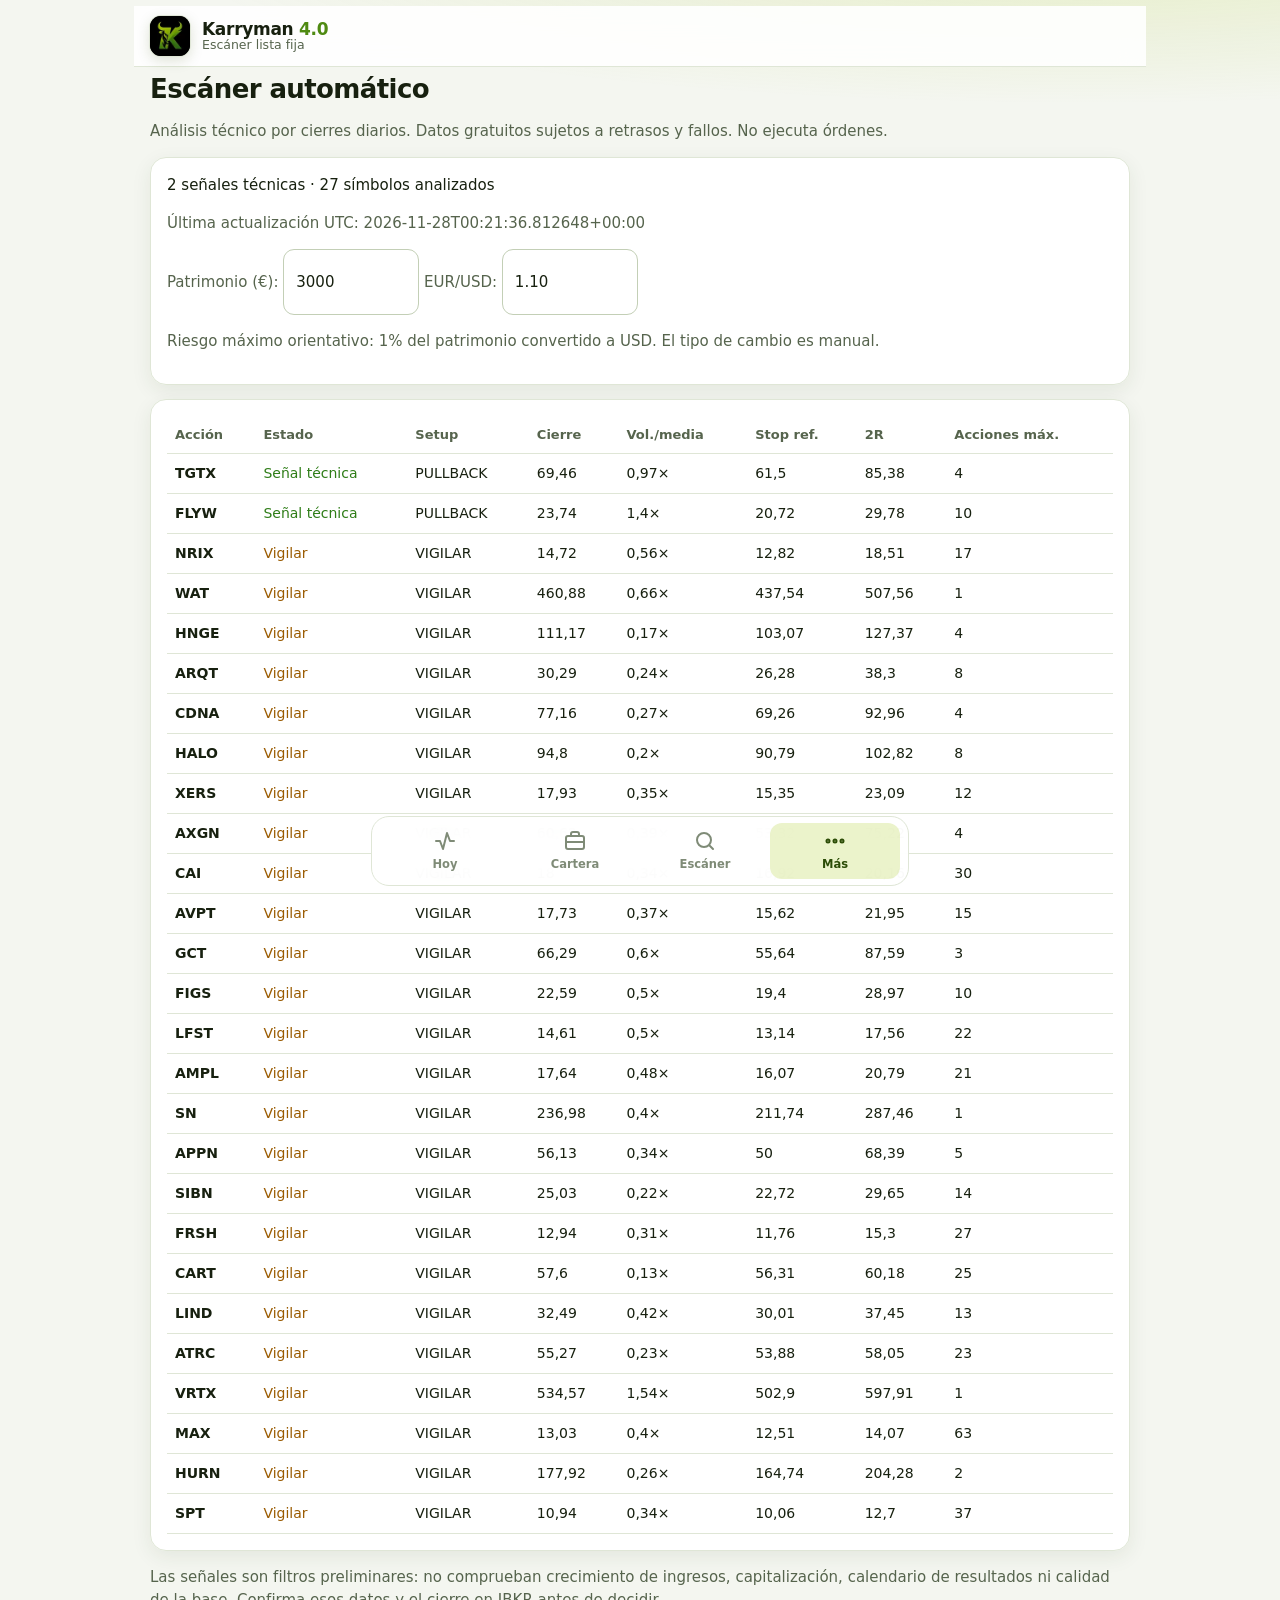
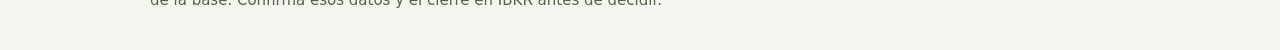
<file: auto.html>
<!doctype html><html lang="es"><head><meta charset="utf-8"><meta name="viewport" content="width=device-width,initial-scale=1,viewport-fit=cover"><title>Karryman · Escáner automático</title><style>body{font:16px system-ui;background:#0b111b;color:#e5eaf3;margin:0;padding:20px;max-width:960px}h1{color:#60a5fa}a{color:#93c5fd}.muted{color:#9ca3af}.card{background:#172233;border:1px solid #344357;padding:16px;border-radius:12px;margin:12px 0}table{border-collapse:collapse;width:100%;font-size:14px}th,td{padding:9px;text-align:left;border-bottom:1px solid #334155}th{color:#9ca3af}button{background:#1d4ed8;color:white;border:0;border-radius:8px;padding:10px}input{padding:10px;border-radius:7px;border:1px solid #64748b;background:#0f172a;color:white;width:110px}.ok{color:#4ade80}.warn{color:#fbbf24}#scroll{overflow-x:auto}</style><link rel="icon" href="karryman-icon.svg"><link rel="manifest" href="manifest.webmanifest"><link rel="stylesheet" href="karryman.css"><link rel="apple-touch-icon" href="karryman-icon.svg"></head><body data-page="mas" data-title="Escáner lista fija" class="k-bare"><h1>Escáner automático</h1><p class="muted">Análisis técnico por cierres diarios. Datos gratuitos sujetos a retrasos y fallos. No ejecuta órdenes.</p><div class="card"><div id="status">Cargando resultados…</div><p class="muted" id="updated"></p><label>Patrimonio (€): <input id="equity" type="number" value="3000" min="0" step="100"></label> <label>EUR/USD: <input id="fx" type="number" value="1.10" min="0.01" step="0.01"></label><p class="muted">Riesgo máximo orientativo: 1% del patrimonio convertido a USD. El tipo de cambio es manual.</p></div><div class="card" id="scroll"><table><thead><tr><th>Acción</th><th>Estado</th><th>Setup</th><th>Cierre</th><th>Vol./media</th><th>Stop ref.</th><th>2R</th><th>Acciones máx.</th></tr></thead><tbody id="rows"></tbody></table></div><p class="muted">Las señales son filtros preliminares: no comprueban crecimiento de ingresos, capitalización, calendario de resultados ni calidad de la base. Confirma esos datos y el cierre en IBKR antes de decidir.</p><script>let data=[];const fmt=x=>x==null?'—':Number(x).toLocaleString('es-ES',{maximumFractionDigits:2});function render(){let equity=Number(document.getElementById('equity').value),fx=Number(document.getElementById('fx').value);document.getElementById('rows').innerHTML=data.map(s=>{let risk=s.close-s.stop_reference;let qty=Number.isFinite(risk)&&risk>0?Math.max(0,Math.floor(equity*fx*.01/risk)):null;let status=s.status==='senal'?'<span class="ok">Señal técnica</span>':s.status==='seguimiento'?'<span class="warn">Vigilar</span>':s.status;return `<tr><td><b>${s.ticker}</b></td><td>${status}</td><td>${s.setup||'—'}</td><td>${fmt(s.close)}</td><td>${fmt(s.volume_ratio)}×</td><td>${fmt(s.stop_reference)}</td><td>${fmt(s.target_2r)}</td><td>${qty??'—'}</td></tr>`}).join('')}async function load(){try{let r=await fetch('./data/signals.json?x='+Date.now());if(!r.ok)throw Error('No existe data/signals.json');let j=await r.json();data=j.symbols||[];data.sort((a,b)=>(a.status==='senal'?-1:1)-(b.status==='senal'?-1:1));document.getElementById('status').textContent=`${data.filter(x=>x.status==='senal').length} señales técnicas · ${data.length} símbolos analizados`;document.getElementById('updated').textContent='Última actualización UTC: '+j.generated_utc;render()}catch(e){document.getElementById('status').textContent='Todavía no hay datos. Ejecuta el workflow desde GitHub → Actions → Karryman - escaneo diario → Run workflow. Detalle: '+e.message}}document.getElementById('equity').oninput=render;document.getElementById('fx').oninput=render;load()</script><script src="karryman-nav.js" defer></script></body></html>
</file>
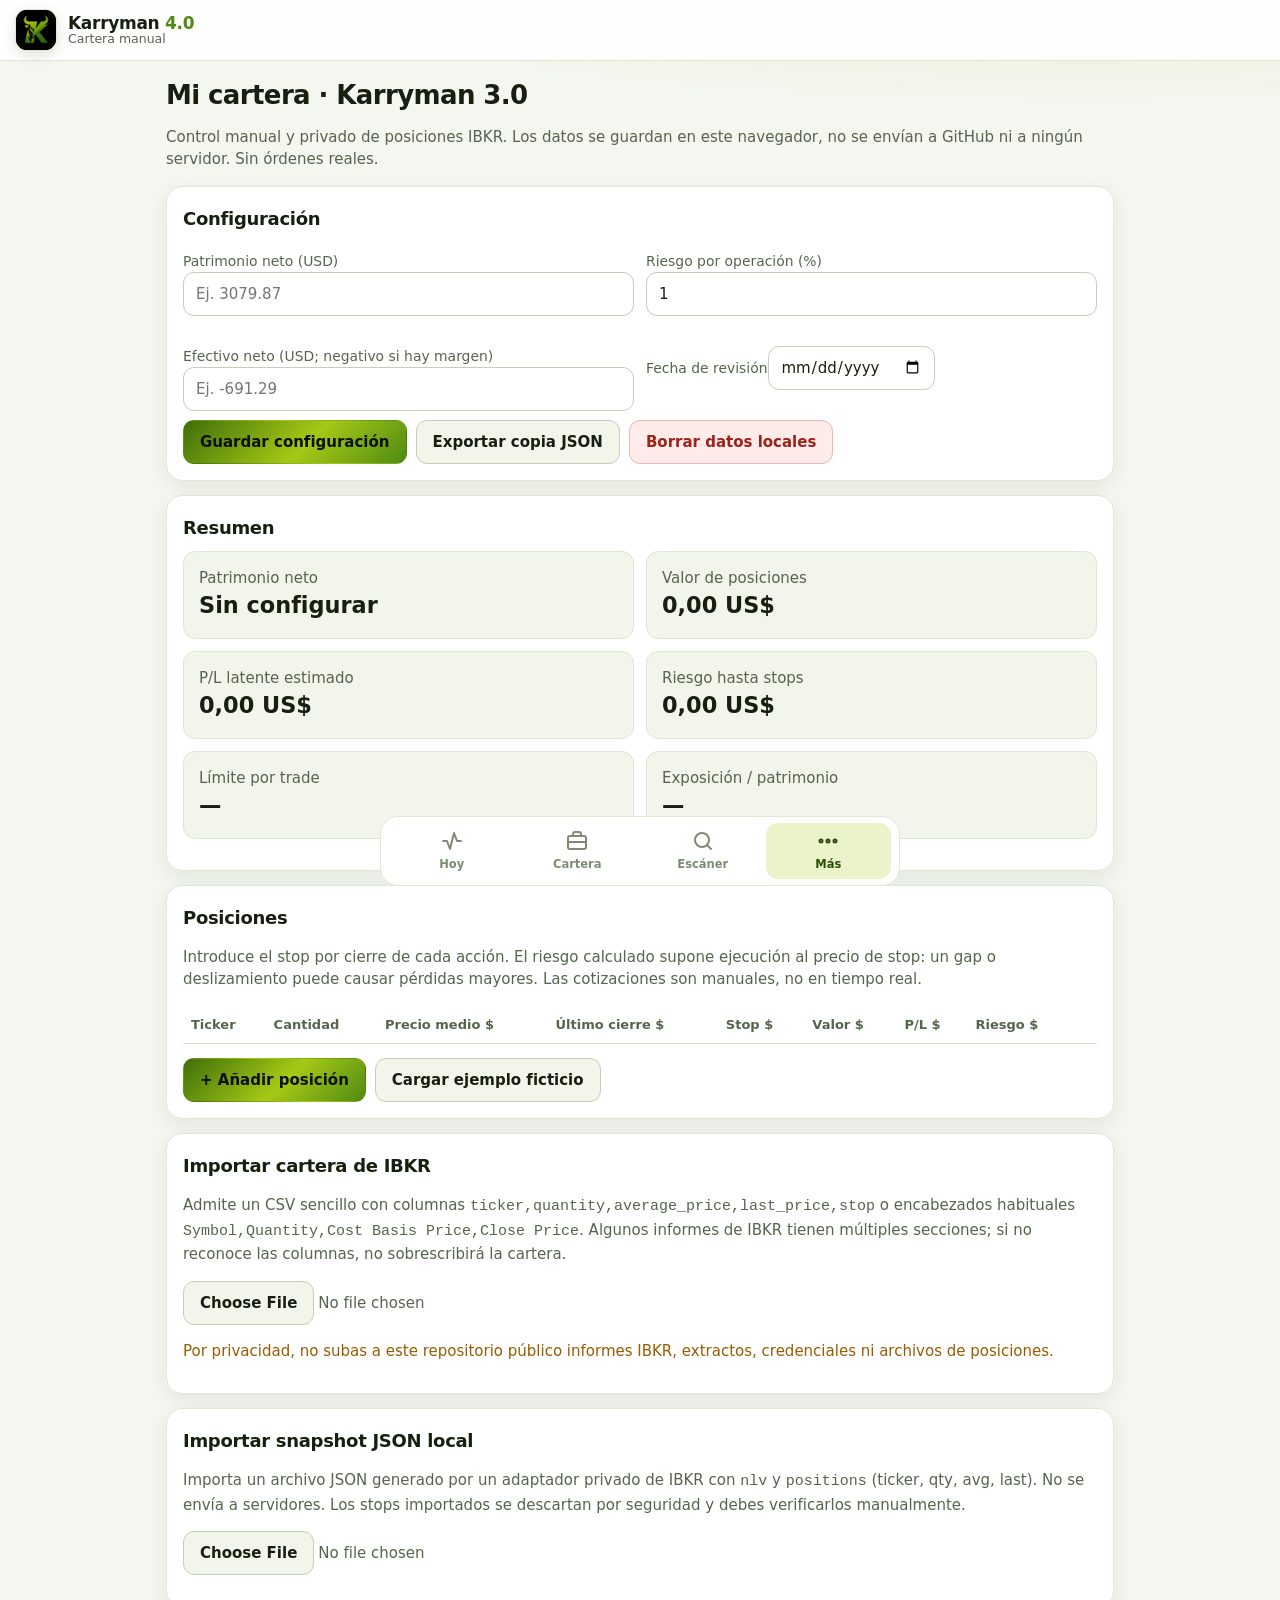
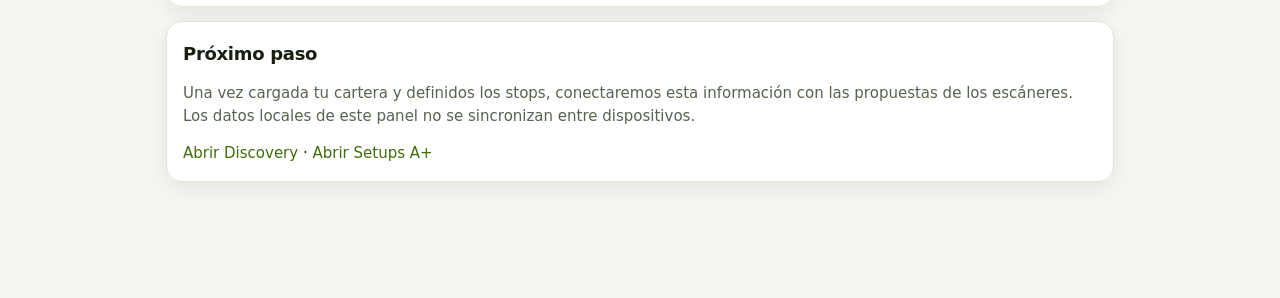
<file: cartera.html>
<!doctype html><html lang="es"><head><meta charset="utf-8"><meta name="viewport" content="width=device-width,initial-scale=1,viewport-fit=cover"><title>Karryman · Mi cartera</title><style>:root{color-scheme:dark}*{box-sizing:border-box}body{margin:0;background:#0b1320;color:#e9f0fb;font:16px system-ui,Arial}main{max-width:1050px;margin:auto;padding:20px}a{color:#94c5ff}h1{margin:12px 0}h2{font-size:1.2rem}p,small{color:#b9c6d7}.panel{background:#182538;border:1px solid #33445b;border-radius:16px;padding:18px;margin:15px 0}.grid{display:grid;grid-template-columns:repeat(2,minmax(0,1fr));gap:12px}.metric{background:#253750;padding:15px;border-radius:12px}.metric b{display:block;font-size:1.4rem}label{display:block;font-size:.87rem;margin:9px 0}input,select,button{font:inherit;border:1px solid #526783;border-radius:9px;padding:10px;background:#23354d;color:white;max-width:100%}input[type=number]{width:100%}button{cursor:pointer}button.primary{background:#2367a3}button.danger{background:#663343}form .grid{margin:10px 0}table{width:100%;border-collapse:collapse;min-width:750px}th,td{padding:10px 8px;text-align:left;border-bottom:1px solid #34445a}td input{width:95px}td input.ticker{width:75px}td input.qty{width:65px}.scroll{overflow-x:auto}.muted{color:#afbed0}.warn{color:#ffd28a}.good{color:#8fe2ae}.bad{color:#ffa3a3}.actions{display:flex;flex-wrap:wrap;gap:9px;align-items:center}.hidden{display:none}@media(max-width:600px){.grid{grid-template-columns:1fr 1fr}main{padding:13px}.metric b{font-size:1.15rem}}</style><link rel="icon" href="karryman-icon.svg"><link rel="manifest" href="manifest.webmanifest"><link rel="stylesheet" href="karryman.css"><link rel="apple-touch-icon" href="karryman-icon.svg"></head><body data-page="mas" data-title="Cartera manual"><main><h1>Mi cartera · Karryman 3.0</h1><p>Control manual y privado de posiciones IBKR. Los datos se guardan en este navegador, no se envían a GitHub ni a ningún servidor. Sin órdenes reales.</p><section class="panel"><h2>Configuración</h2><div class="grid"><label>Patrimonio neto (USD)<input id="nlv" type="number" min="0" step="0.01" placeholder="Ej. 3079.87"></label><label>Riesgo por operación (%)<input id="risk" type="number" min="0.1" max="10" step="0.1" value="1"></label><label>Efectivo neto (USD; negativo si hay margen)<input id="cash" type="number" step="0.01" placeholder="Ej. -691.29"></label><label>Fecha de revisión<input id="review" type="date"></label></div><div class="actions"><button class="primary" id="save">Guardar configuración</button><button id="export">Exportar copia JSON</button><button id="clear" class="danger">Borrar datos locales</button></div></section><section class="panel"><h2>Resumen</h2><div class="grid"><div class="metric"><span>Patrimonio neto</span><b id="mnlv">—</b></div><div class="metric"><span>Valor de posiciones</span><b id="mvalue">—</b></div><div class="metric"><span>P/L latente estimado</span><b id="mpnl">—</b></div><div class="metric"><span>Riesgo hasta stops</span><b id="mrisk">—</b></div><div class="metric"><span>Límite por trade</span><b id="mmax">—</b></div><div class="metric"><span>Exposición / patrimonio</span><b id="mlev">—</b></div></div><p id="alerts" class="warn"></p></section><section class="panel"><h2>Posiciones</h2><p>Introduce el stop por cierre de cada acción. El riesgo calculado supone ejecución al precio de stop: un gap o deslizamiento puede causar pérdidas mayores. Las cotizaciones son manuales, no en tiempo real.</p><div class="scroll"><table><thead><tr><th>Ticker</th><th>Cantidad</th><th>Precio medio $</th><th>Último cierre $</th><th>Stop $</th><th>Valor $</th><th>P/L $</th><th>Riesgo $</th><th></th></tr></thead><tbody id="rows"></tbody></table></div><div class="actions" style="margin-top:14px"><button class="primary" id="add">+ Añadir posición</button><button id="example">Cargar ejemplo ficticio</button></div></section><section class="panel"><h2>Importar cartera de IBKR</h2><p>Admite un CSV sencillo con columnas <code>ticker,quantity,average_price,last_price,stop</code> o encabezados habituales <code>Symbol,Quantity,Cost Basis Price,Close Price</code>. Algunos informes de IBKR tienen múltiples secciones; si no reconoce las columnas, no sobrescribirá la cartera.</p><input type="file" id="file"><p id="importstatus" role="status"></p><p class="warn">Por privacidad, no subas a este repositorio público informes IBKR, extractos, credenciales ni archivos de posiciones.</p></section><section class="panel"><h2>Importar snapshot JSON local</h2><p>Importa un archivo JSON generado por un adaptador privado de IBKR con <code>nlv</code> y <code>positions</code> (ticker, qty, avg, last). No se envía a servidores. Los stops importados se descartan por seguridad y debes verificarlos manualmente.</p><input type="file" id="ibkrjson" accept=".json,application/json"><p id="jsonstatus" role="status"></p></section><section class="panel"><h2>Próximo paso</h2><p>Una vez cargada tu cartera y definidos los stops, conectaremos esta información con las propuestas de los escáneres. Los datos locales de este panel no se sincronizan entre dispositivos.</p><a href="discovery.html">Abrir Discovery</a> · <a href="setups.html">Abrir Setups A+</a></section></main><script src="ibkr_import.js"></script><script src="reconcile.js"></script><script>
'use strict';const KEY='karryman_portfolio_v1';const $=id=>document.getElementById(id);const money=n=>Number.isFinite(n)?new Intl.NumberFormat('es-ES',{style:'currency',currency:'USD'}).format(n):'—';const esc=s=>String(s??'').replace(/[&<>"']/g,c=>({'&':'&amp;','<':'&lt;','>':'&gt;','"':'&quot;',"'":'&#39;'}[c]));let state={nlv:'',risk:1,cash:'',review:'',positions:[]};try{const saved=JSON.parse(localStorage.getItem(KEY));if(saved&&Array.isArray(saved.positions))state={...state,...saved}}catch{};function persist(){localStorage.setItem(KEY,JSON.stringify(state))}function readSettings(){state.nlv=$('nlv').value;state.risk=$('risk').value;state.cash=$('cash').value;state.review=$('review').value;persist();renderSummary()}function settings(){for(const k of ['nlv','risk','cash','review'])$(k).value=state[k]??''}function renderRows(){const tbody=$('rows');tbody.innerHTML='';state.positions.forEach((p,i)=>{const tr=document.createElement('tr');tr.innerHTML=['ticker','qty','avg','last','stop'].map(k=>`<td><input aria-label="${k} ${i+1}" class="${k}" data-i="${i}" data-k="${k}" ${k==='ticker'?'type="text"':'type="number" step="any"'} value="${esc(p[k]??'')}"></td>`).join('')+`<td data-out="value">—</td><td data-out="pnl">—</td><td data-out="risk">—</td><td><button data-del="${i}" aria-label="Eliminar posición">×</button></td>`;tbody.appendChild(tr)});renderSummary()}function renderSummary(){const nlv=Number(state.nlv),validNlv=state.nlv!==''&&nlv>0;let value=0,pnl=0,risk=0,missing=0,valid=0;[...$('rows').children].forEach((tr,i)=>{const p=state.positions[i],qty=Number(p.qty),avg=Number(p.avg),last=Number(p.last),stop=Number(p.stop),validRow=qty>0&&p.last!==''&&last>=0;const v=validRow?qty*last:NaN;const pl=validRow&&p.avg!==''?qty*(last-avg):NaN;const r=validRow&&p.stop!==''&&stop>0?qty*Math.max(0,last-stop):NaN;if(Number.isFinite(v)){value+=v;valid++}if(Number.isFinite(pl))pnl+=pl;if(Number.isFinite(r))risk+=r;else missing++;for(const [k,num]of [['value',v],['pnl',pl],['risk',r]])tr.querySelector(`[data-out="${k}"]`).textContent=money(num)});$('mnlv').textContent=validNlv?money(nlv):'Sin configurar';$('mvalue').textContent=money(value);$('mpnl').textContent=money(pnl);$('mrisk').textContent=missing?`${money(risk)} + ${missing} sin stop/precio`:money(risk);$('mmax').textContent=validNlv?money(nlv*Number(state.risk||1)/100):'—';$('mlev').textContent=validNlv?(value/nlv).toFixed(2)+'×':'—';const warnings=[];if(missing)warnings.push(`${missing} posición(es) sin stop o precio válido: riesgo incompleto.`);if(state.cash!==''&&Number(state.cash)<0)warnings.push('Efectivo negativo: hay financiación/margen.');if(validNlv&&risk>nlv*Number(state.risk||1)/100)warnings.push('El riesgo agregado supera el límite de una sola operación; revisa tu límite total.');if(validNlv&&value>nlv)warnings.push('La exposición supera el patrimonio neto.');$('alerts').textContent=warnings.join(' ')}$('rows').addEventListener('input',e=>{const t=e.target;if(!t.dataset.k)return;state.positions[Number(t.dataset.i)][t.dataset.k]=t.value;if(t.dataset.k==='ticker')state.positions[Number(t.dataset.i)].ticker=t.value.toUpperCase();persist();renderSummary()});$('rows').addEventListener('click',e=>{if(e.target.dataset.del===undefined)return;state.positions.splice(Number(e.target.dataset.del),1);persist();renderRows()});$('save').onclick=readSettings;$('add').onclick=()=>{state.positions.push({ticker:'',qty:'',avg:'',last:'',stop:''});persist();renderRows()};$('clear').onclick=()=>{if(confirm('¿Borrar todos los datos locales de cartera?')){localStorage.removeItem(KEY);state={nlv:'',risk:1,cash:'',review:'',positions:[]};settings();renderRows()}};$('example').onclick=()=>{if(!confirm('¿Sustituir las posiciones por un ejemplo ficticio?'))return;state.positions=[{ticker:'EJEMPLO',qty:10,avg:20,last:22,stop:19}];persist();renderRows()};$('export').onclick=()=>{readSettings();const b=new Blob([JSON.stringify(state,null,2)],{type:'application/json'}),a=document.createElement('a');a.href=URL.createObjectURL(b);a.download='karryman_cartera_privada.json';a.click();setTimeout(()=>URL.revokeObjectURL(a.href),1000)};
function parseCSV(s){const lines=s.replace(/^\uFEFF/,'').split(/\r?\n/).filter(x=>x.trim());if(!lines.length)return[];const delim=(lines[0].match(/;/g)||[]).length>(lines[0].match(/,/g)||[]).length?';':',';function split(line){let out=[],buf='',quoted=false;for(let i=0;i<line.length;i++){const c=line[i];if(c==='"'){if(quoted&&line[i+1]==='"'){buf+='"';i++}else quoted=!quoted}else if(c===delim&&!quoted){out.push(buf.trim());buf=''}else buf+=c}out.push(buf.trim());return out}const hdr=split(lines[0]).map(x=>x.toLowerCase().replace(/[^a-z0-9]/g,''));const ix=(...keys)=>hdr.findIndex(h=>keys.includes(h));const indexes={ticker:ix('ticker','symbol','contractdescription'),qty:ix('quantity','position','qty'),avg:ix('averageprice','costbasisprice','avg','averagecost','costprice'),last:ix('lastprice','closeprice','marketprice','last','price'),stop:ix('stop','stopprice')};if(indexes.ticker<0||indexes.qty<0||indexes.avg<0)throw Error('Faltan columnas: ticker/symbol, quantity/position y average_price/cost basis price.');const number=s=>Number(String(s??'').replace(/\s/g,'').replace(/\$/g,'').replace(/,/g,''));return lines.slice(1).map(split).filter(row=>row.length>=hdr.length).map(row=>({ticker:(row[indexes.ticker]||'').toUpperCase(),qty:String(number(row[indexes.qty])),avg:String(number(row[indexes.avg])),last:indexes.last>=0?String(number(row[indexes.last])):'',stop:indexes.stop>=0?String(number(row[indexes.stop])):''})).filter(p=>/^[A-Z][A-Z.\-]{0,9}$/.test(p.ticker)&&Number(p.qty)>0&&Number.isFinite(Number(p.avg)))}$('file').onchange=async e=>{const file=e.target.files[0];if(!file)return;try{const rows=parseCSV(await file.text());if(!rows.length)throw Error('No se encontraron posiciones válidas.');if(!confirm(`Importar ${rows.length} posiciones y sustituir las actuales?`))return;state.positions=rows;persist();renderRows();$('importstatus').textContent=`Importadas ${rows.length} posiciones. Revisa precios y stops.`}catch(err){$('importstatus').textContent='No importado: '+err.message}};$('ibkrjson').onchange=async e=>{const f=e.target.files[0];if(!f)return;try{if(f.size>1024*1024)throw Error('Archivo demasiado grande');const parsed=KarrymanImport.normalize(JSON.parse(await f.text()));const diff=KarrymanReconcile.compare(state,parsed);const summary='IBKR local: '+diff.added.length+' nuevas, '+diff.changed.length+' modificadas, '+diff.removed.length+' retiradas, '+diff.unchanged.length+' sin cambios.\\nPatrimonio modificado: '+(diff.nlvChanged?'sí':'no')+'.\\nSe borrarán TODOS los stops y el efectivo local.\\n¿Confirmas la sustitución?';if(!confirm(summary))return;state.positions=parsed.positions;state.nlv=parsed.nlv;state.cash='';state.review='';persist();settings();renderRows();$('jsonstatus').textContent='Importación local correcta. Verifica stops y efectivo antes de dimensionar.'}catch(err){$('jsonstatus').textContent='Importación bloqueada: '+err.message}};settings();renderRows();
</script><script src="karryman-nav.js" defer></script></body></html>
</file>
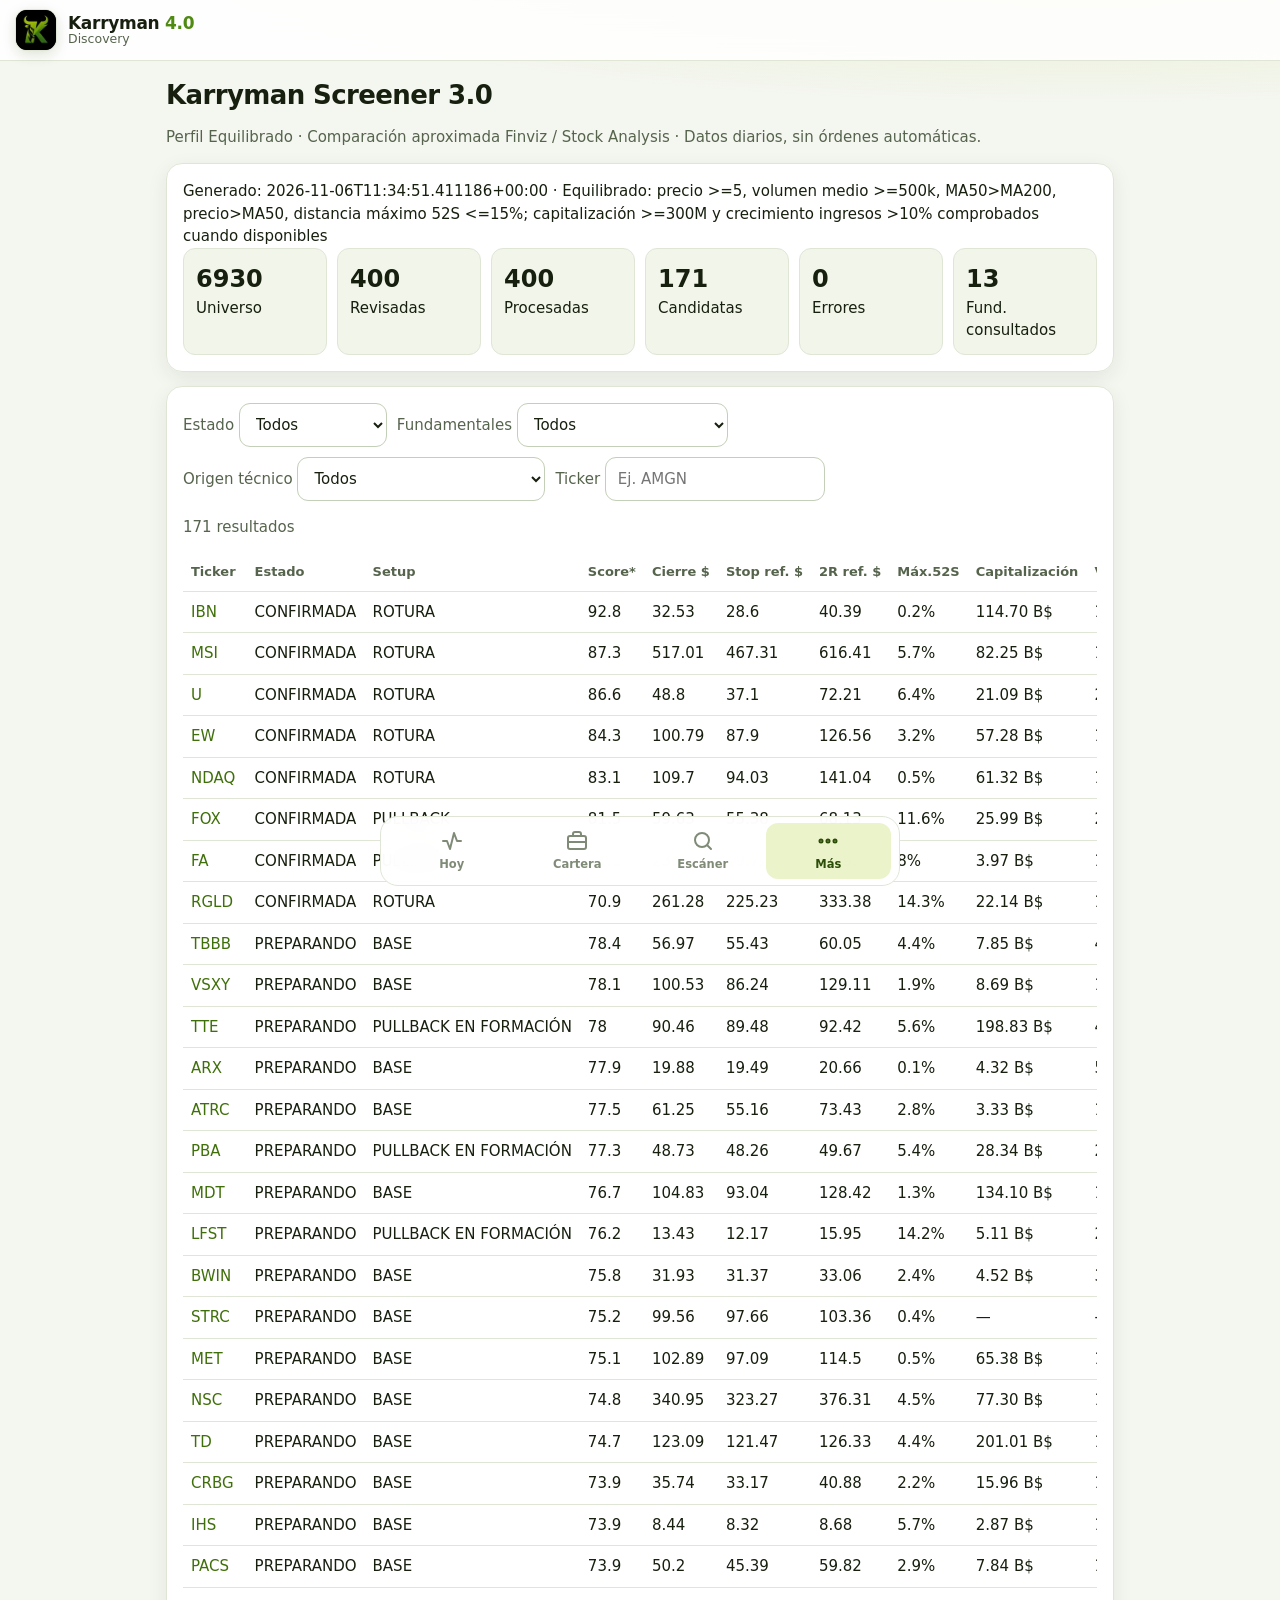
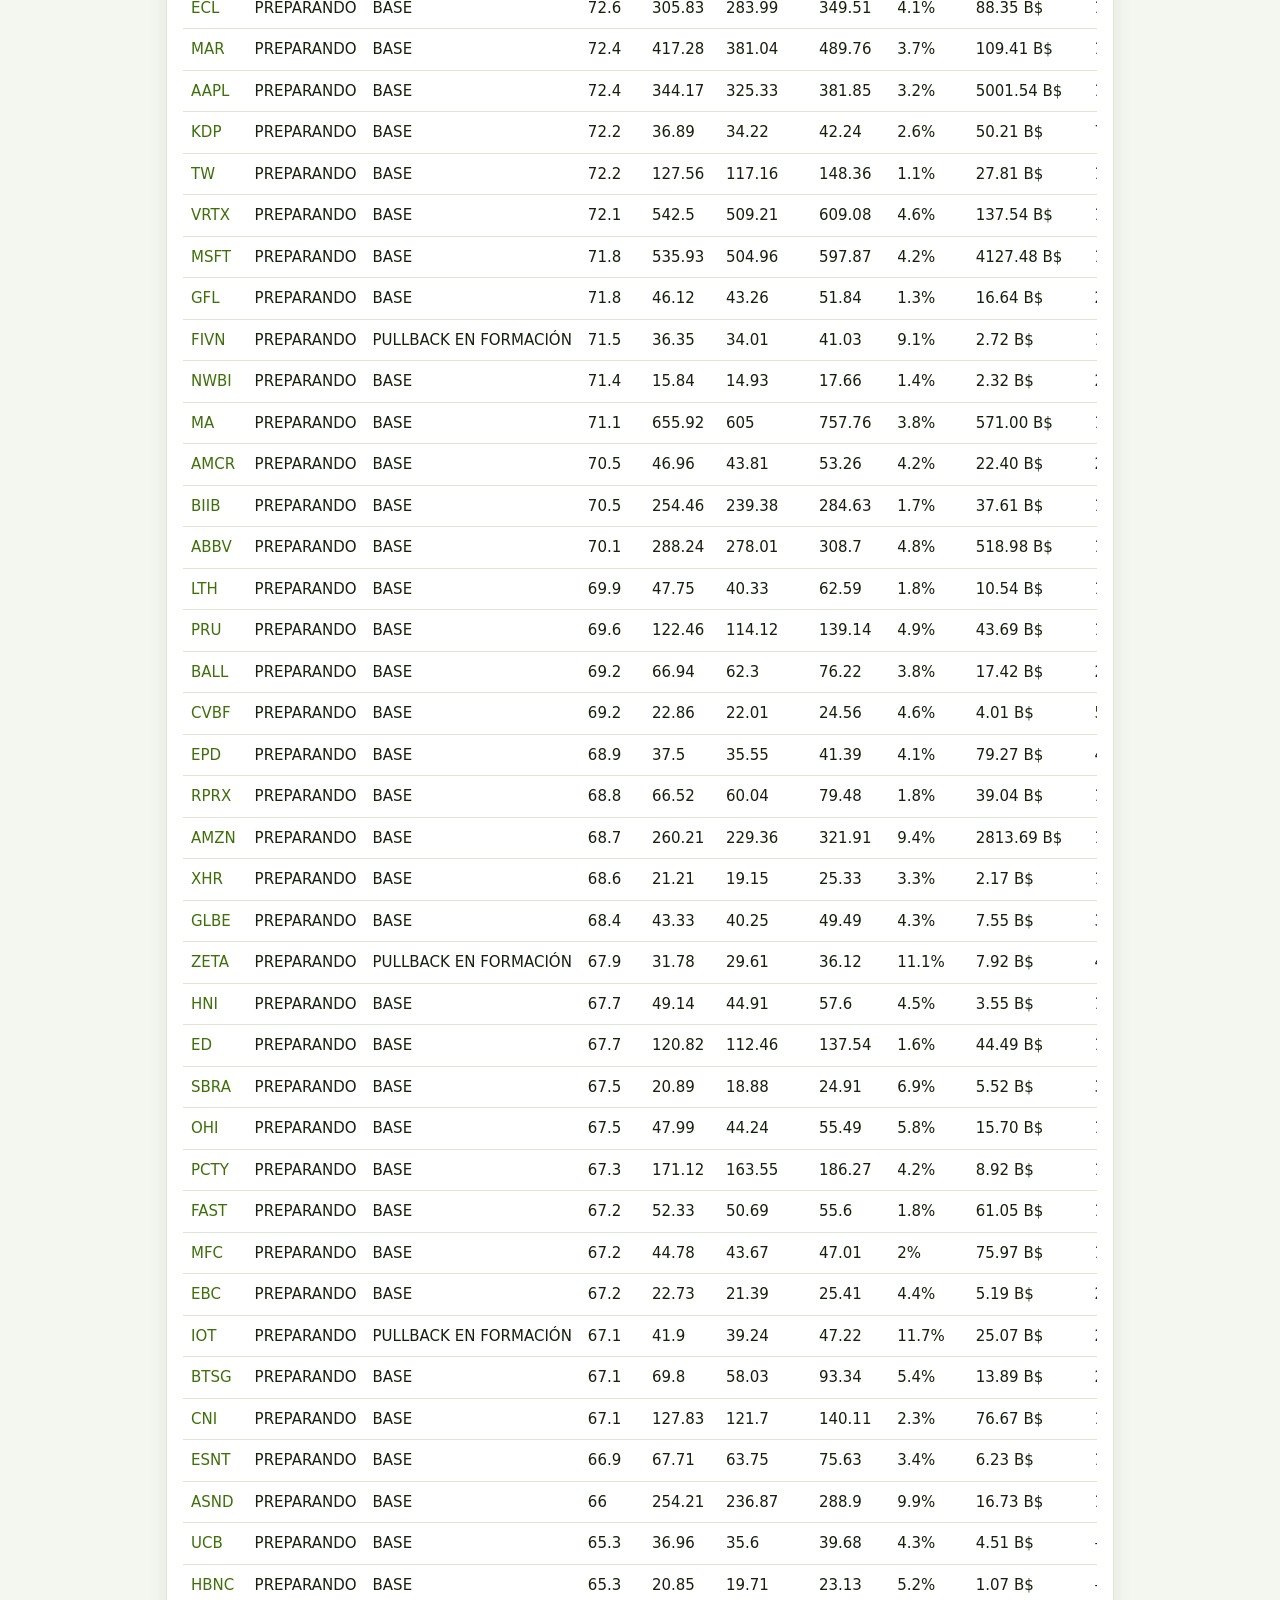
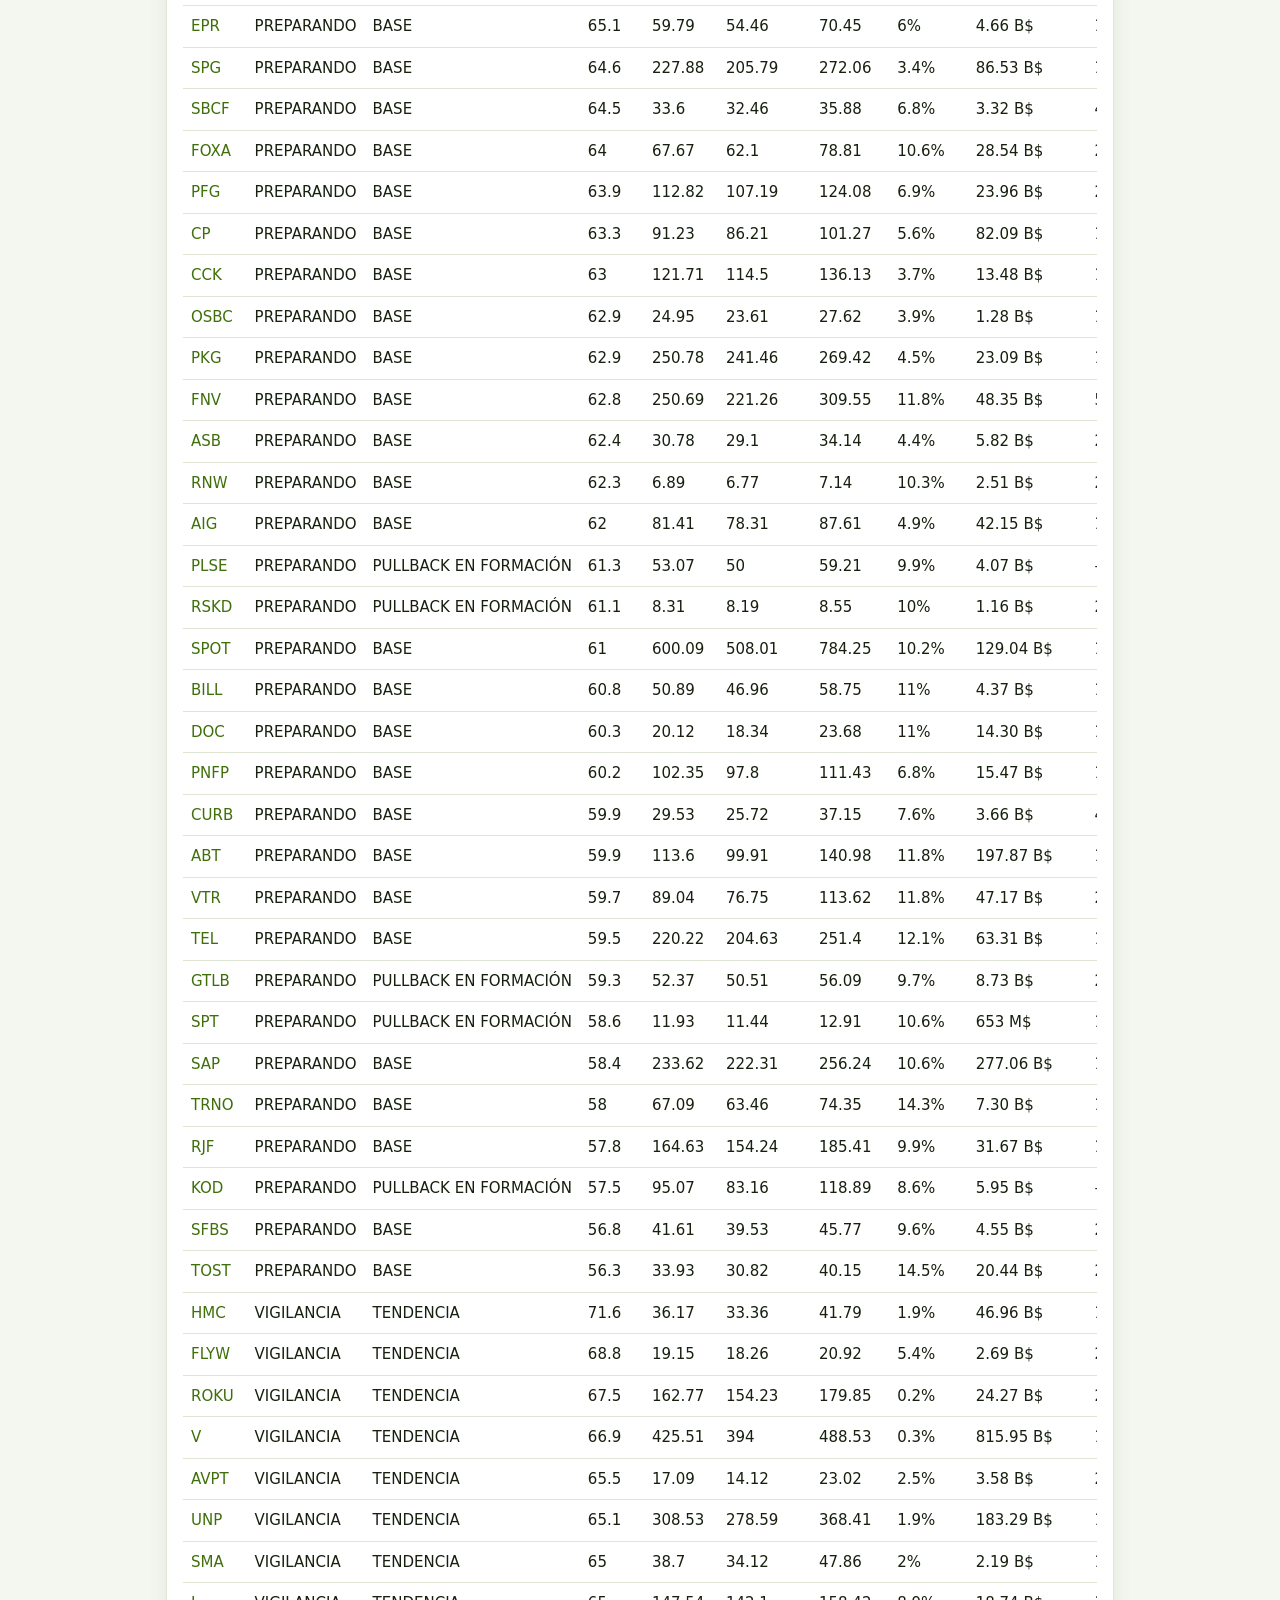
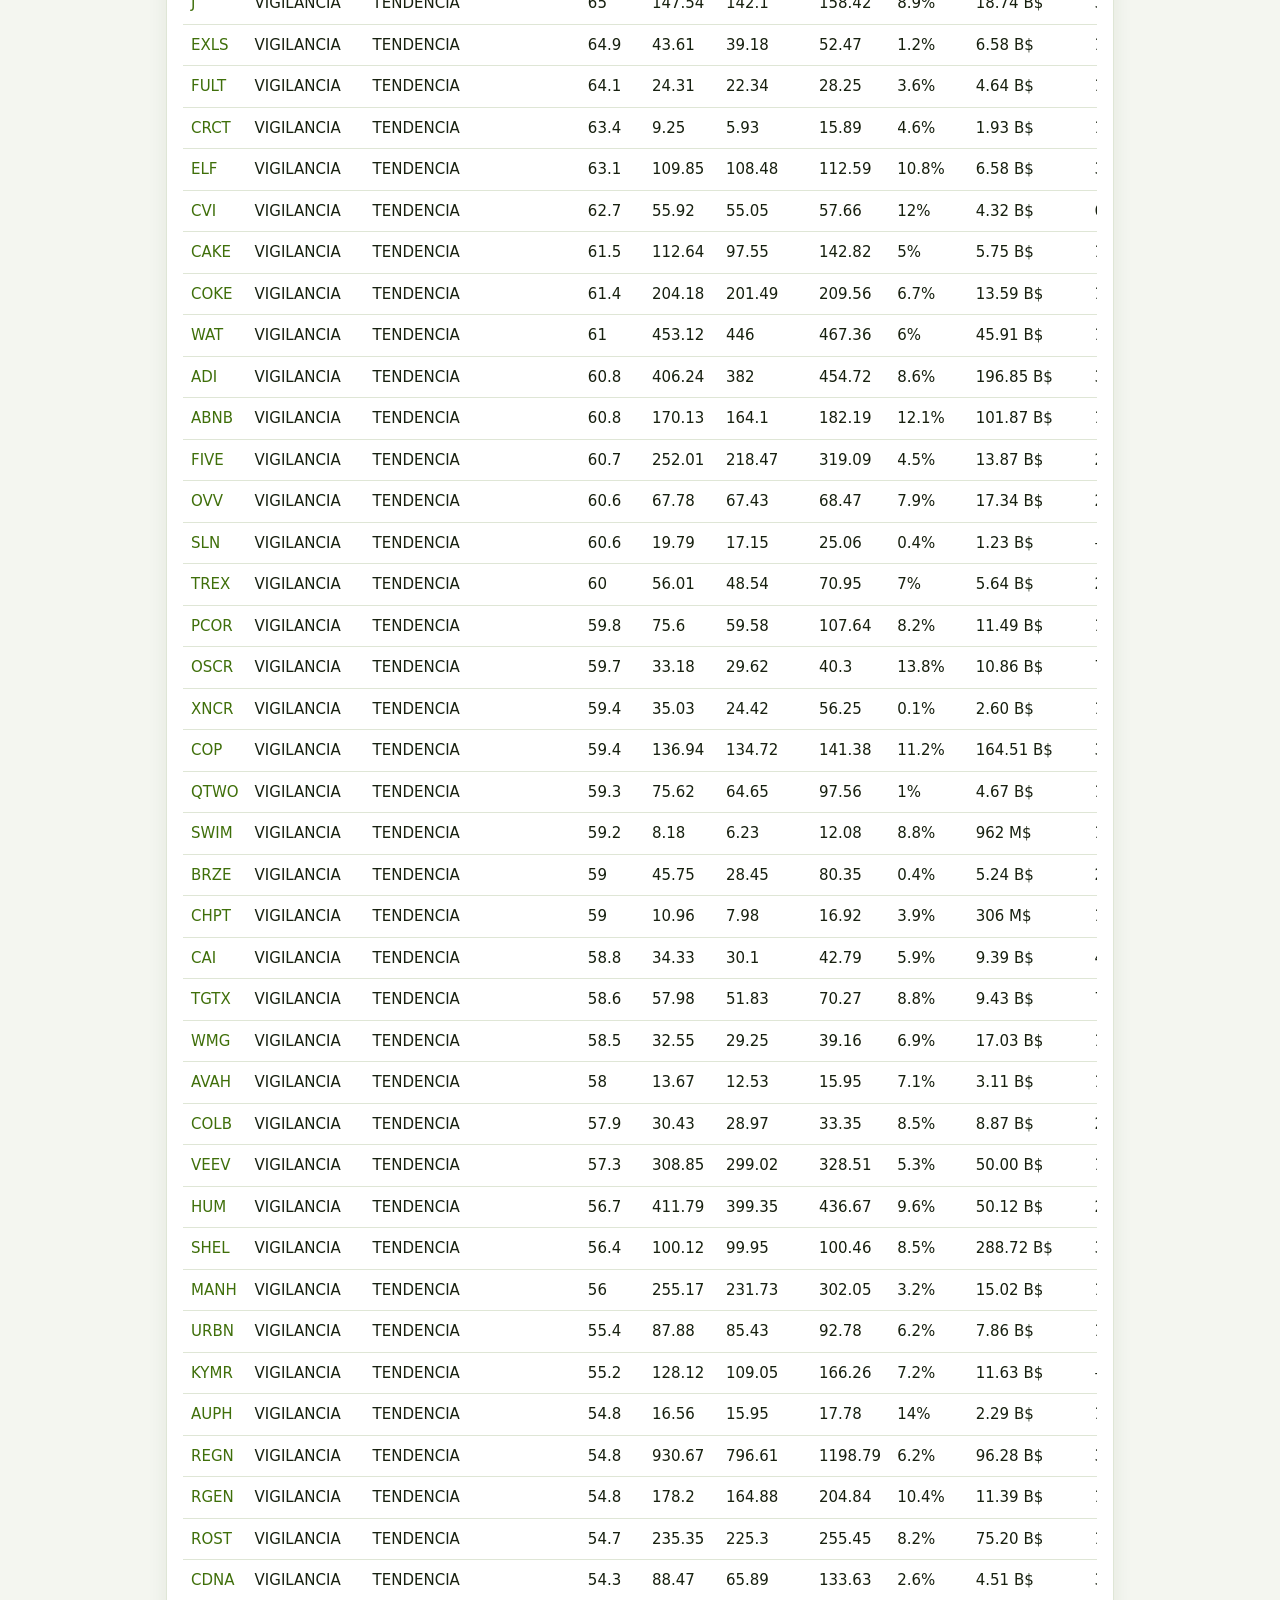
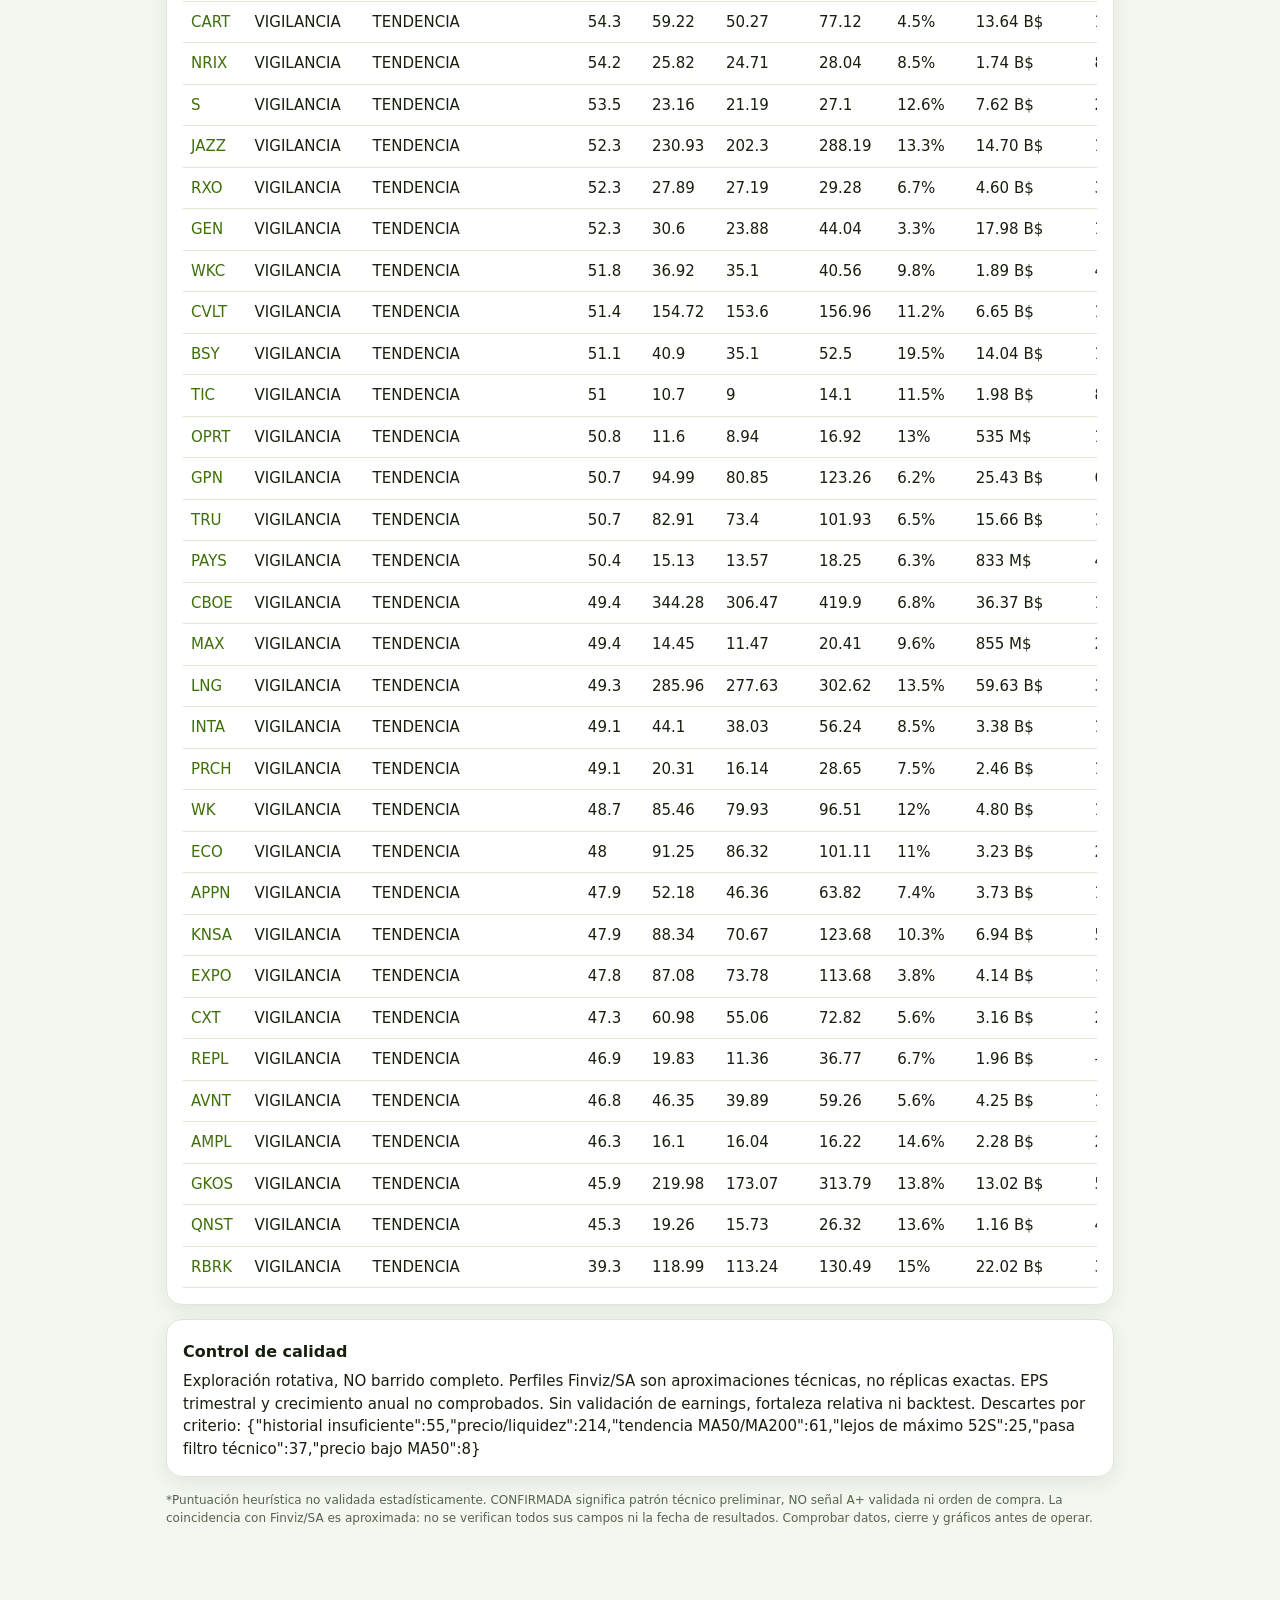
<file: discovery.html>
<!doctype html><html lang="es"><head><meta charset="utf-8"><meta name="viewport" content="width=device-width,initial-scale=1,viewport-fit=cover"><title>Karryman Screener 3.0</title><style>:root{color-scheme:dark}*{box-sizing:border-box}body{margin:0;background:#0b1220;color:#e8eef7;font:15px system-ui,sans-serif}main{max-width:1100px;margin:auto;padding:20px}a{color:#93c5fd}h1{font-size:clamp(26px,6vw,38px);margin:20px 0 8px}p,.muted{color:#aab8cd;line-height:1.5}.panel{background:#172438;border:1px solid #314158;border-radius:14px;padding:16px;margin:16px 0}.stats{display:grid;grid-template-columns:repeat(auto-fit,minmax(125px,1fr));gap:10px}.stat{background:#22334a;padding:12px;border-radius:10px}.stat b{display:block;font-size:24px}.controls{display:flex;gap:10px;flex-wrap:wrap}input,select{background:#25364c;border:1px solid #51647e;border-radius:8px;color:white;padding:11px;min-width:140px;max-width:100%}table{width:100%;border-collapse:collapse;min-width:920px}th,td{padding:11px 8px;text-align:left;border-bottom:1px solid #33445b;white-space:nowrap}th{color:#b8c6d8}tr:hover{background:#23344a}.scroll{overflow:auto}.ok{color:#80dfac}.warn{color:#ffd17a}.bad{color:#ff9b9b}.tag{font-size:12px;padding:4px 7px;border-radius:6px;background:#344760}.small{font-size:12px}button{background:#2b4d78;color:white;border:0;border-radius:8px;padding:10px 14px;cursor:pointer}</style><link rel="icon" href="karryman-icon.svg"><link rel="manifest" href="manifest.webmanifest"><link rel="stylesheet" href="karryman.css"><link rel="apple-touch-icon" href="karryman-icon.svg"></head><body data-page="mas" data-title="Discovery"><main><h1>Karryman Screener 3.0</h1><p>Perfil Equilibrado · Comparación aproximada Finviz / Stock Analysis · Datos diarios, sin órdenes automáticas.</p><div class="panel"><div id="meta">Cargando resultados…</div><div class="stats" id="stats"></div></div><div class="panel"><div class="controls"><label>Estado <select id="status"><option value="">Todos</option><option>CONFIRMADA</option><option>PREPARANDO</option><option>VIGILANCIA</option></select></label><label>Fundamentales <select id="fund"><option value="">Todos</option><option value="CUMPLE">Verificados: cumple</option><option value="NO_VERIFICADO">Pendiente de verificar</option></select></label><label>Origen técnico <select id="profile"><option value="">Todos</option><option value="finviz_technical">Finviz aproximado</option><option value="sa_technical">Stock Analysis aproximado</option></select></label><label>Ticker <input id="ticker" placeholder="Ej. AMGN" maxlength="8"></label></div><p id="count"></p><div class="scroll"><table><thead><tr><th>Ticker</th><th>Estado</th><th>Setup</th><th>Score*</th><th>Cierre $</th><th>Stop ref. $</th><th>2R ref. $</th><th>Máx.52S</th><th>Capitalización</th><th>Ventas</th><th>Fundamentales</th><th>Última sesión</th></tr></thead><tbody id="rows"></tbody></table></div></div><div class="panel"><h3>Control de calidad</h3><div id="quality"></div></div><p class="small">*Puntuación heurística no validada estadísticamente. CONFIRMADA significa patrón técnico preliminar, NO señal A+ validada ni orden de compra. La coincidencia con Finviz/SA es aproximada: no se verifican todos sus campos ni la fecha de resultados. Comprobar datos, cierre y gráficos antes de operar.</p></main><script>
const $=id=>document.getElementById(id);let data=[];
const money=n=>n==null?'—':n>=1e9?(n/1e9).toFixed(2)+' B$':(n/1e6).toFixed(0)+' M$';
const val=n=>n==null?'—':String(n);
function render(){const s=$('status').value,f=$('fund').value,p=$('profile').value,t=$('ticker').value.trim().toUpperCase();let items=data.filter(x=>(!s||x.category===s)&&(!f||x.fundamental_status===f)&&(!p||x[p]===true)&&(!t||x.ticker.includes(t)));$('count').textContent=items.length+' resultados';$('rows').replaceChildren();for(const x of items){const tr=document.createElement('tr');let cells=[x.ticker,x.category,x.setup,x.score_preliminar,x.close,x.stop_reference,x.target_2r,x.distance_high_pct==null?'—':x.distance_high_pct+'%',money(x.market_cap),x.revenue_growth_pct==null?'—':x.revenue_growth_pct+'%',x.fundamental_status||'NO_VERIFICADO',x.last_session];for(let i=0;i<cells.length;i++){let td=document.createElement('td');if(i===0){let a=document.createElement('a');a.href='https://finviz.com/quote.ashx?t='+encodeURIComponent(x.ticker);a.target='_blank';a.rel='noopener';a.textContent=x.ticker;td.append(a)}else{td.textContent=val(cells[i]);if(i===10)td.className=x.fundamental_status==='CUMPLE'?'ok':'warn'}tr.append(td)}$('rows').append(tr)}}
for(const id of ['status','fund','profile','ticker'])$(id).addEventListener(id==='ticker'?'input':'change',render);
fetch('data/discovery.json?v='+Date.now(),{cache:'no-store'}).then(r=>{if(!r.ok)throw Error('HTTP '+r.status);return r.json()}).then(d=>{data=d.candidates||[];$('meta').textContent='Generado: '+(d.generated_utc||'—')+' · '+(d.selection_method||'');$('stats').innerHTML='';for(const [label,value] of [['Universo',d.universe_size],['Revisadas',d.scanned_this_run],['Procesadas',d.processed],['Candidatas',data.length],['Errores',d.errors_count],['Fund. consultados',d.fundamental_lookups]]){let box=document.createElement('div');box.className='stat';let b=document.createElement('b');b.textContent=val(value);box.append(b,document.createTextNode(label));$('stats').append(box)}$('quality').textContent=(d.limitations||'')+' Descartes por criterio: '+JSON.stringify(d.filter_counts||{});render()}).catch(e=>{$('meta').textContent='No hay datos válidos todavía: '+e.message+'; ejecuta el workflow Discovery en GitHub Actions.'});
</script><script src="karryman-nav.js" defer></script></body></html>
</file>
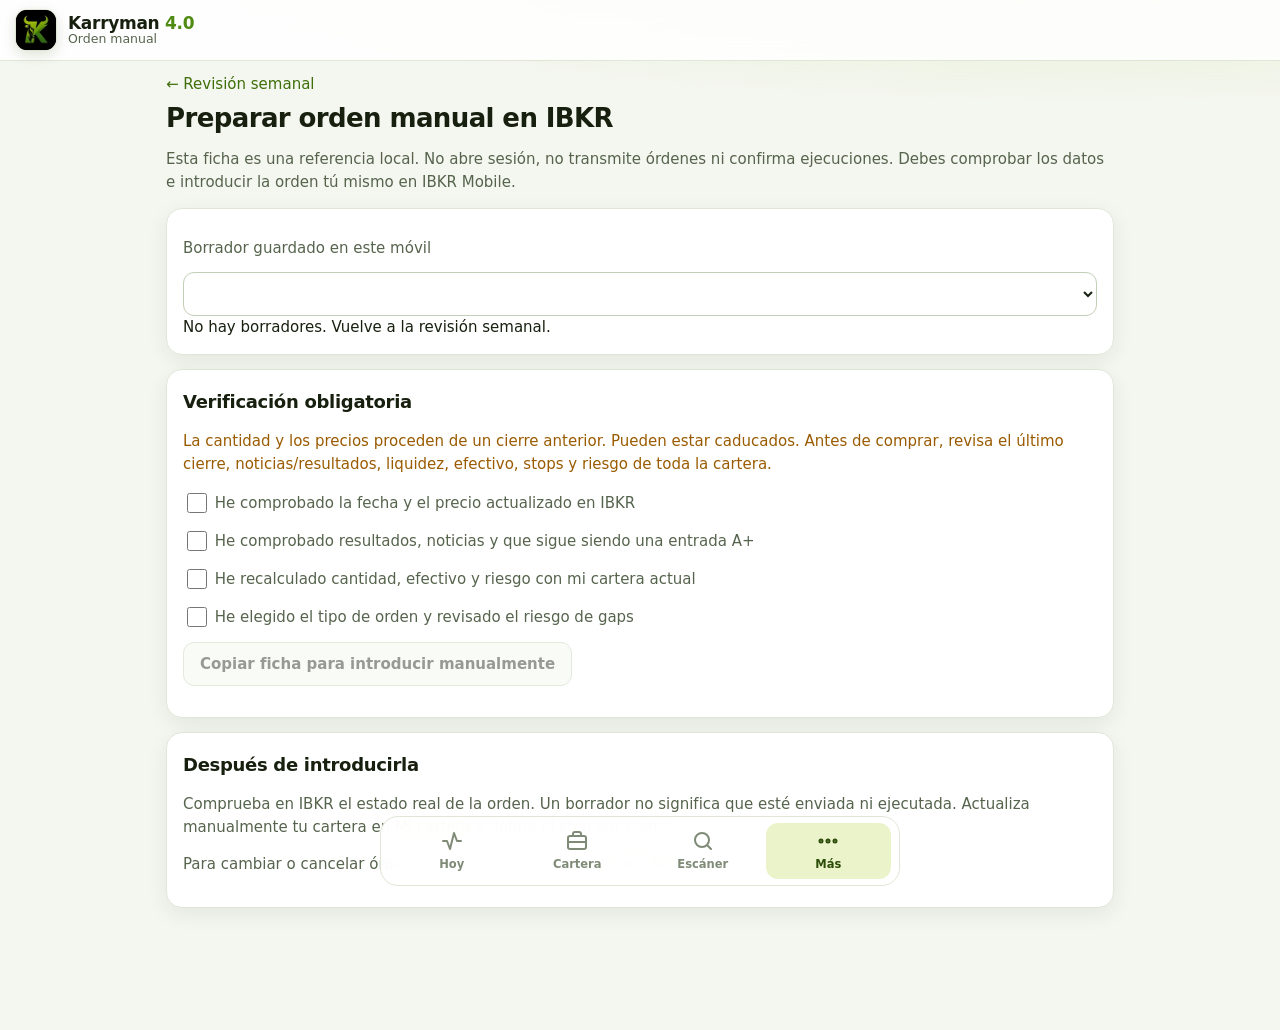
<file: manual_order.html>
<!doctype html><html lang="es"><head><meta charset="utf-8"><meta name="viewport" content="width=device-width,initial-scale=1,viewport-fit=cover"><title>Karryman · Orden manual IBKR</title><style>:root{color-scheme:dark}*{box-sizing:border-box}body{font:16px system-ui,sans-serif;background:#0b1320;color:#eaf0f8;margin:0}main{max-width:680px;margin:auto;padding:18px}a{color:#9ac6ff}.panel{background:#182538;border:1px solid #34445b;border-radius:16px;padding:16px;margin:14px 0}button,select,input{font:inherit;padding:11px;background:#253750;color:white;border:1px solid #627d9a;border-radius:9px;max-width:100%}button{cursor:pointer}button:disabled{opacity:.5;cursor:not-allowed}label{display:block;margin:12px 0}input[type=checkbox]{width:20px;height:20px;vertical-align:middle}p,small{color:#b8c7d8;line-height:1.5}strong{color:white}.warn{color:#ffd28a}.grid{display:grid;grid-template-columns:1fr 1fr;gap:10px}.value{font-size:1.25rem;font-weight:700}#result{white-space:pre-wrap;overflow-wrap:anywhere}</style><link rel="icon" href="karryman-icon.svg"><link rel="manifest" href="manifest.webmanifest"><link rel="stylesheet" href="karryman.css"><link rel="apple-touch-icon" href="karryman-icon.svg"></head><body data-page="mas" data-title="Orden manual"><main><a href="review.html">← Revisión semanal</a><h1>Preparar orden manual en IBKR</h1><p>Esta ficha es una referencia local. No abre sesión, no transmite órdenes ni confirma ejecuciones. Debes comprobar los datos e introducir la orden tú mismo en IBKR Mobile.</p><section class="panel"><label for="ticket">Borrador guardado en este móvil</label><select id="ticket" style="width:100%"></select><div id="details"></div></section><section class="panel"><h2>Verificación obligatoria</h2><p class="warn">La cantidad y los precios proceden de un cierre anterior. Pueden estar caducados. Antes de comprar, revisa el último cierre, noticias/resultados, liquidez, efectivo, stops y riesgo de toda la cartera.</p><label><input type="checkbox" class="check"> He comprobado la fecha y el precio actualizado en IBKR</label><label><input type="checkbox" class="check"> He comprobado resultados, noticias y que sigue siendo una entrada A+</label><label><input type="checkbox" class="check"> He recalculado cantidad, efectivo y riesgo con mi cartera actual</label><label><input type="checkbox" class="check"> He elegido el tipo de orden y revisado el riesgo de gaps</label><button id="copy" disabled>Copiar ficha para introducir manualmente</button><p id="result" role="status"></p></section><section class="panel"><h2>Después de introducirla</h2><p>Comprueba en IBKR el estado real de la orden. Un borrador no significa que esté enviada ni ejecutada. Actualiza manualmente tu cartera en <a href="cartera.html">Mi cartera</a> y define el stop por cierre.</p><p>Para cambiar o cancelar órdenes, utiliza exclusivamente IBKR Mobile.</p></section></main><script src="paper_ledger.js"></script><script>
'use strict';
const $=id=>document.getElementById(id),all=KarrymanPaperLedger.read(localStorage);
const format=n=>Number.isFinite(Number(n))?Number(n).toLocaleString('es-ES',{maximumFractionDigits:2}):'—';
const selected=()=>all[Number($('ticket').value)];
function render(){const t=selected();$('details').replaceChildren();if(!t){$('details').textContent='No hay borradores. Vuelve a la revisión semanal.';return}const lines=[['Símbolo',t.ticker],['Acción','COMPRA manual'],['Cantidad de referencia',t.quantity],['Entrada de referencia',format(t.reference_entry)+' USD'],['Stop por cierre de referencia',format(t.reference_stop)+' USD'],['Riesgo inicial estimado',format(t.estimated_risk_usd)+' USD'],['Riesgo agregado estimado',format(t.estimated_portfolio_risk_pct)+' %'],['Sesión de señal',t.signal_session],['Estado','BORRADOR NO ENVIADO']];for(const [k,v] of lines){const p=document.createElement('p');const b=document.createElement('strong');b.textContent=k+': ';p.append(b,document.createTextNode(String(v)));$('details').append(p)}for(const c of document.querySelectorAll('.check'))c.checked=false;update()}
function update(){const t=selected();$('copy').disabled=!t||![...document.querySelectorAll('.check')].every(c=>c.checked)}
for(const [i,t] of all.entries()){const o=document.createElement('option');o.value=String(i);o.textContent=t.ticker+' · '+t.signal_session+' · '+t.quantity+' acciones';$('ticket').append(o)}
$('ticket').onchange=render;for(const c of document.querySelectorAll('.check'))c.onchange=update;
$('copy').onclick=async()=>{const t=selected();if(!t||$('copy').disabled)return;const content='BORRADOR - NO ENVIADO A IBKR\nSímbolo: '+t.ticker+'\nLado: COMPRA\nCantidad de referencia: '+t.quantity+'\nEntrada de referencia: '+t.reference_entry+' USD\nStop de referencia por cierre: '+t.reference_stop+' USD\nSeñal: '+t.signal_session+'\nVerificar todo en IBKR antes de operar; la ficha no es una orden.';try{await navigator.clipboard.writeText(content);$('result').textContent='Ficha copiada. Abre IBKR Mobile y revisa todos los datos antes de introducir la orden.'}catch{$('result').textContent=content}};
render();
</script><script src="karryman-nav.js" defer></script></body></html>
</file>
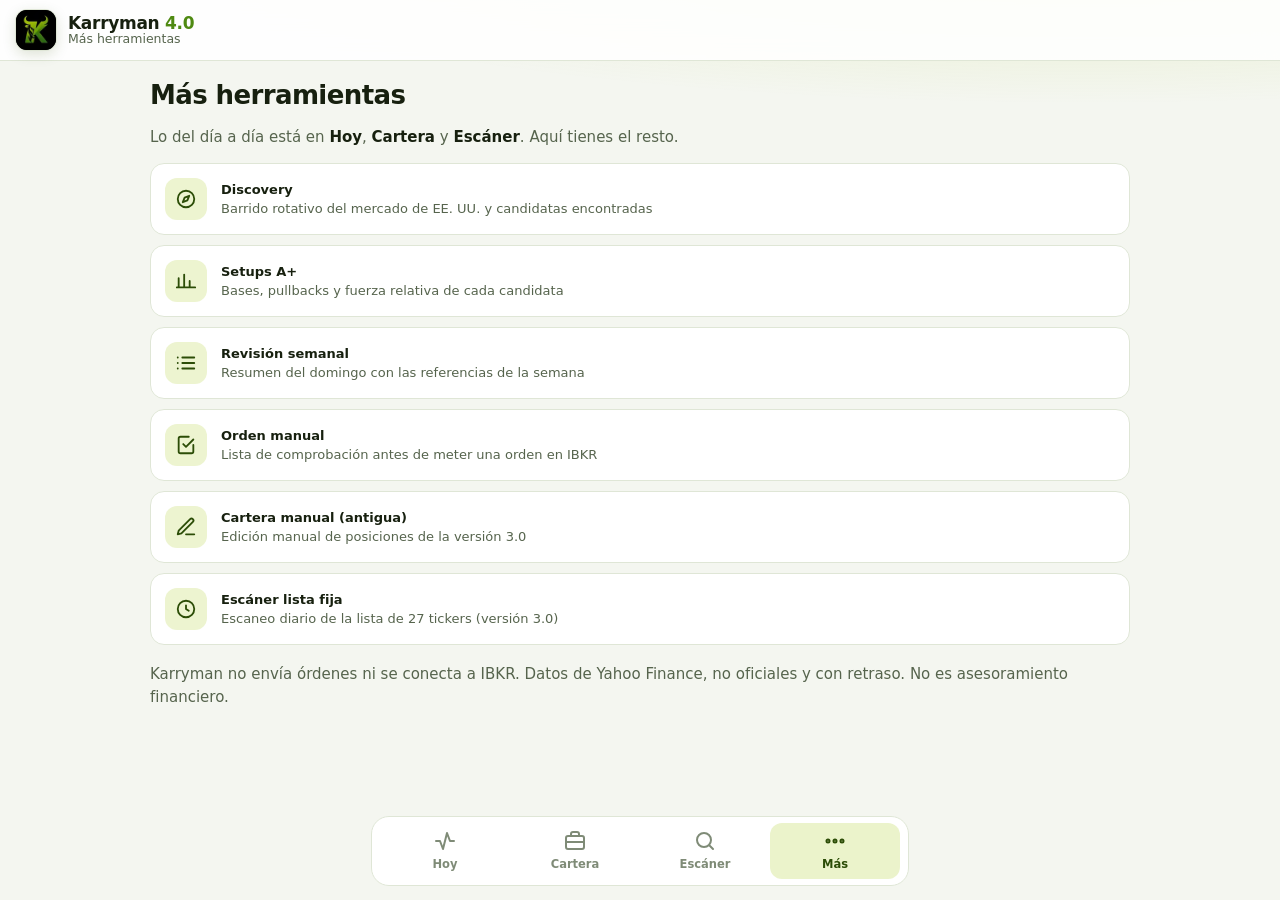
<file: mas.html>
<!doctype html><html lang="es"><head><meta charset="utf-8"><meta name="viewport" content="width=device-width,initial-scale=1,viewport-fit=cover">
<title>Karryman · Más</title><link rel="manifest" href="manifest.webmanifest"><link rel="icon" href="karryman-icon.svg"><link rel="apple-touch-icon" href="karryman-icon.svg">
<link rel="stylesheet" href="karryman.css"></head>
<body data-page="mas" data-title="Más herramientas"><main>
<h1>Más herramientas</h1>
<p>Lo del día a día está en <b>Hoy</b>, <b>Cartera</b> y <b>Escáner</b>. Aquí tienes el resto.</p>
<div class="k-menu">
<a href="discovery.html"><span class="ico"><svg viewBox="0 0 24 24"><circle cx="12" cy="12" r="9"/><path d="m15.5 8.5-2 5-5 2 2-5z"/></svg></span><span><b>Discovery</b><span>Barrido rotativo del mercado de EE. UU. y candidatas encontradas</span></span></a>
<a href="setups.html"><span class="ico"><svg viewBox="0 0 24 24"><path d="M4 19V9M10 19V5M16 19v-7M22 19H2"/></svg></span><span><b>Setups A+</b><span>Bases, pullbacks y fuerza relativa de cada candidata</span></span></a>
<a href="review.html"><span class="ico"><svg viewBox="0 0 24 24"><path d="M8 6h13M8 12h13M8 18h13M3 6h.01M3 12h.01M3 18h.01"/></svg></span><span><b>Revisión semanal</b><span>Resumen del domingo con las referencias de la semana</span></span></a>
<a href="manual_order.html"><span class="ico"><svg viewBox="0 0 24 24"><path d="M9 11l3 3 8-8"/><path d="M20 12v7a2 2 0 0 1-2 2H6a2 2 0 0 1-2-2V5a2 2 0 0 1 2-2h9"/></svg></span><span><b>Orden manual</b><span>Lista de comprobación antes de meter una orden en IBKR</span></span></a>
<a href="cartera.html"><span class="ico"><svg viewBox="0 0 24 24"><path d="M12 20h9M16.5 3.5a2.1 2.1 0 0 1 3 3L7 19l-4 1 1-4z"/></svg></span><span><b>Cartera manual (antigua)</b><span>Edición manual de posiciones de la versión 3.0</span></span></a>
<a href="auto.html"><span class="ico"><svg viewBox="0 0 24 24"><path d="M12 8v4l3 2"/><circle cx="12" cy="12" r="9"/></svg></span><span><b>Escáner lista fija</b><span>Escaneo diario de la lista de 27 tickers (versión 3.0)</span></span></a>
</div>
<p class="muted" style="margin-top:18px">Karryman no envía órdenes ni se conecta a IBKR. Datos de Yahoo Finance, no oficiales y con retraso. No es asesoramiento financiero.</p>
</main><script src="karryman-nav.js" defer></script></body></html>
</file>
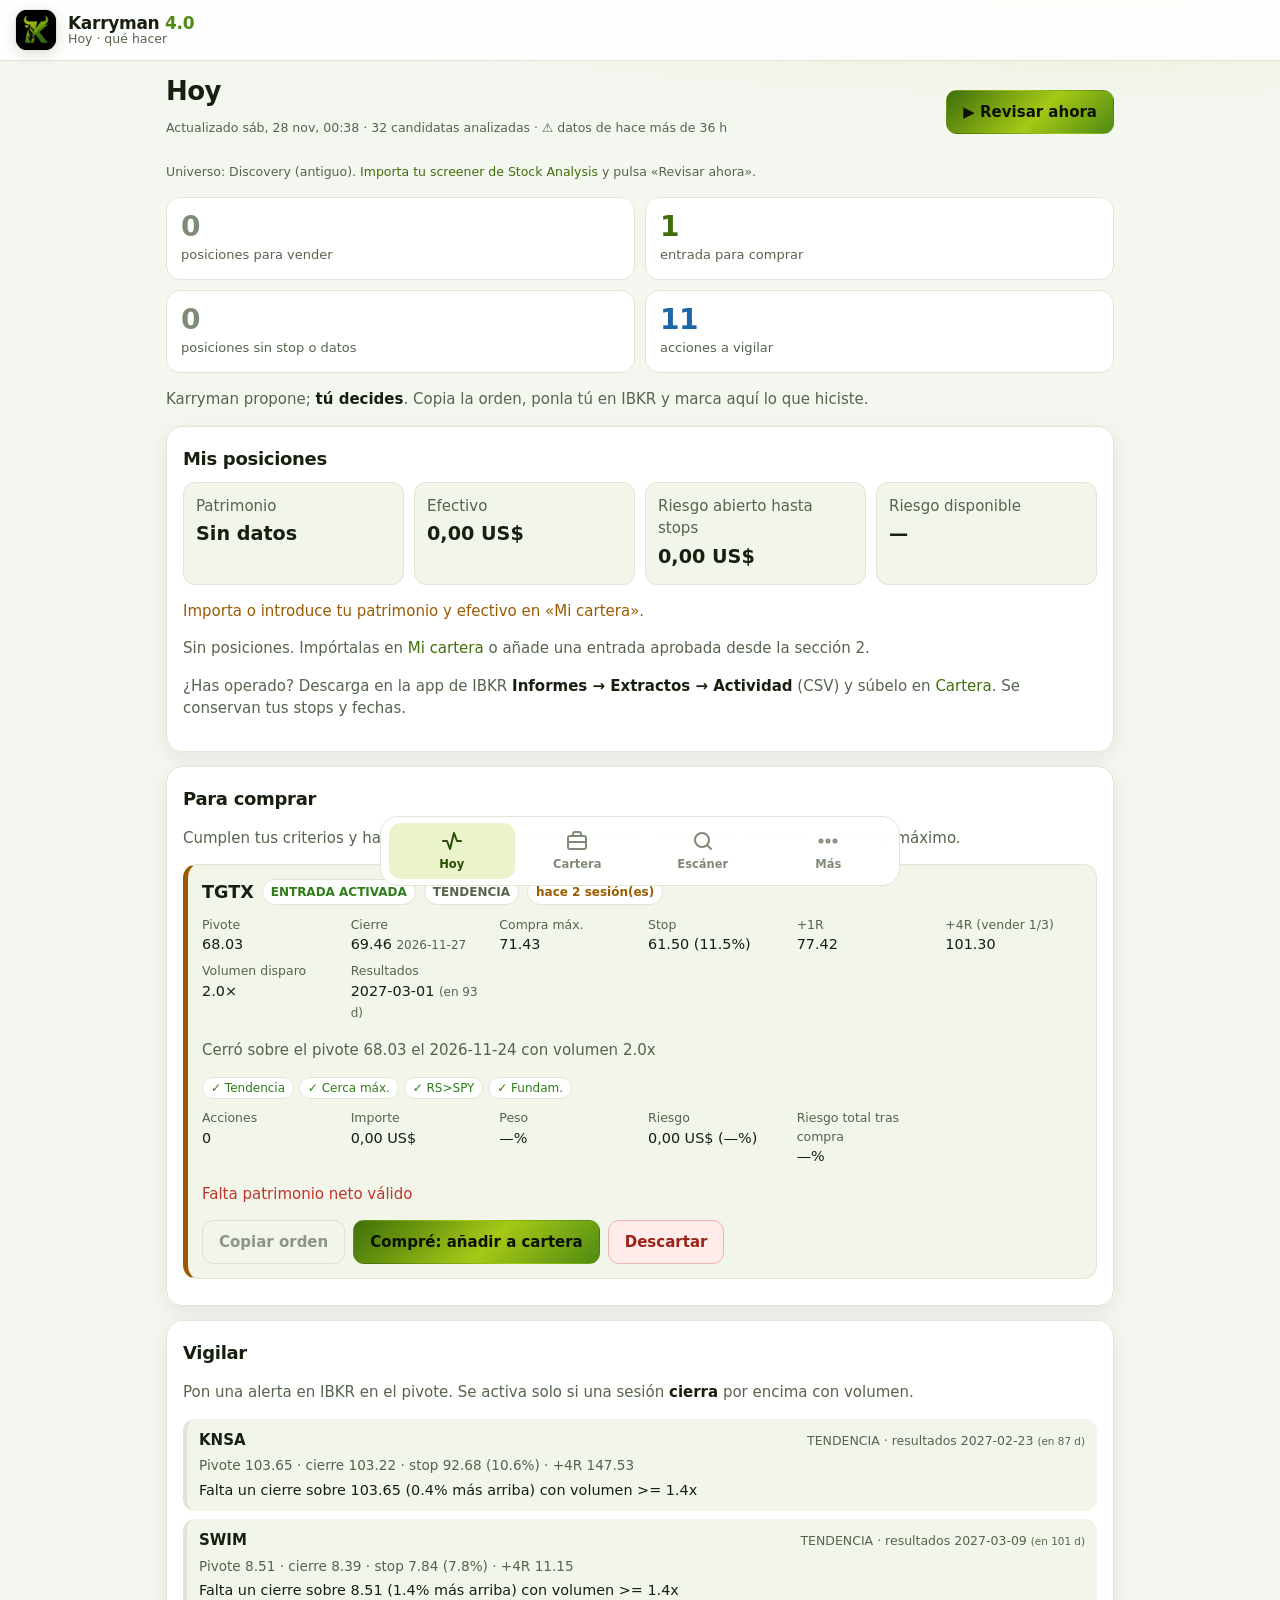
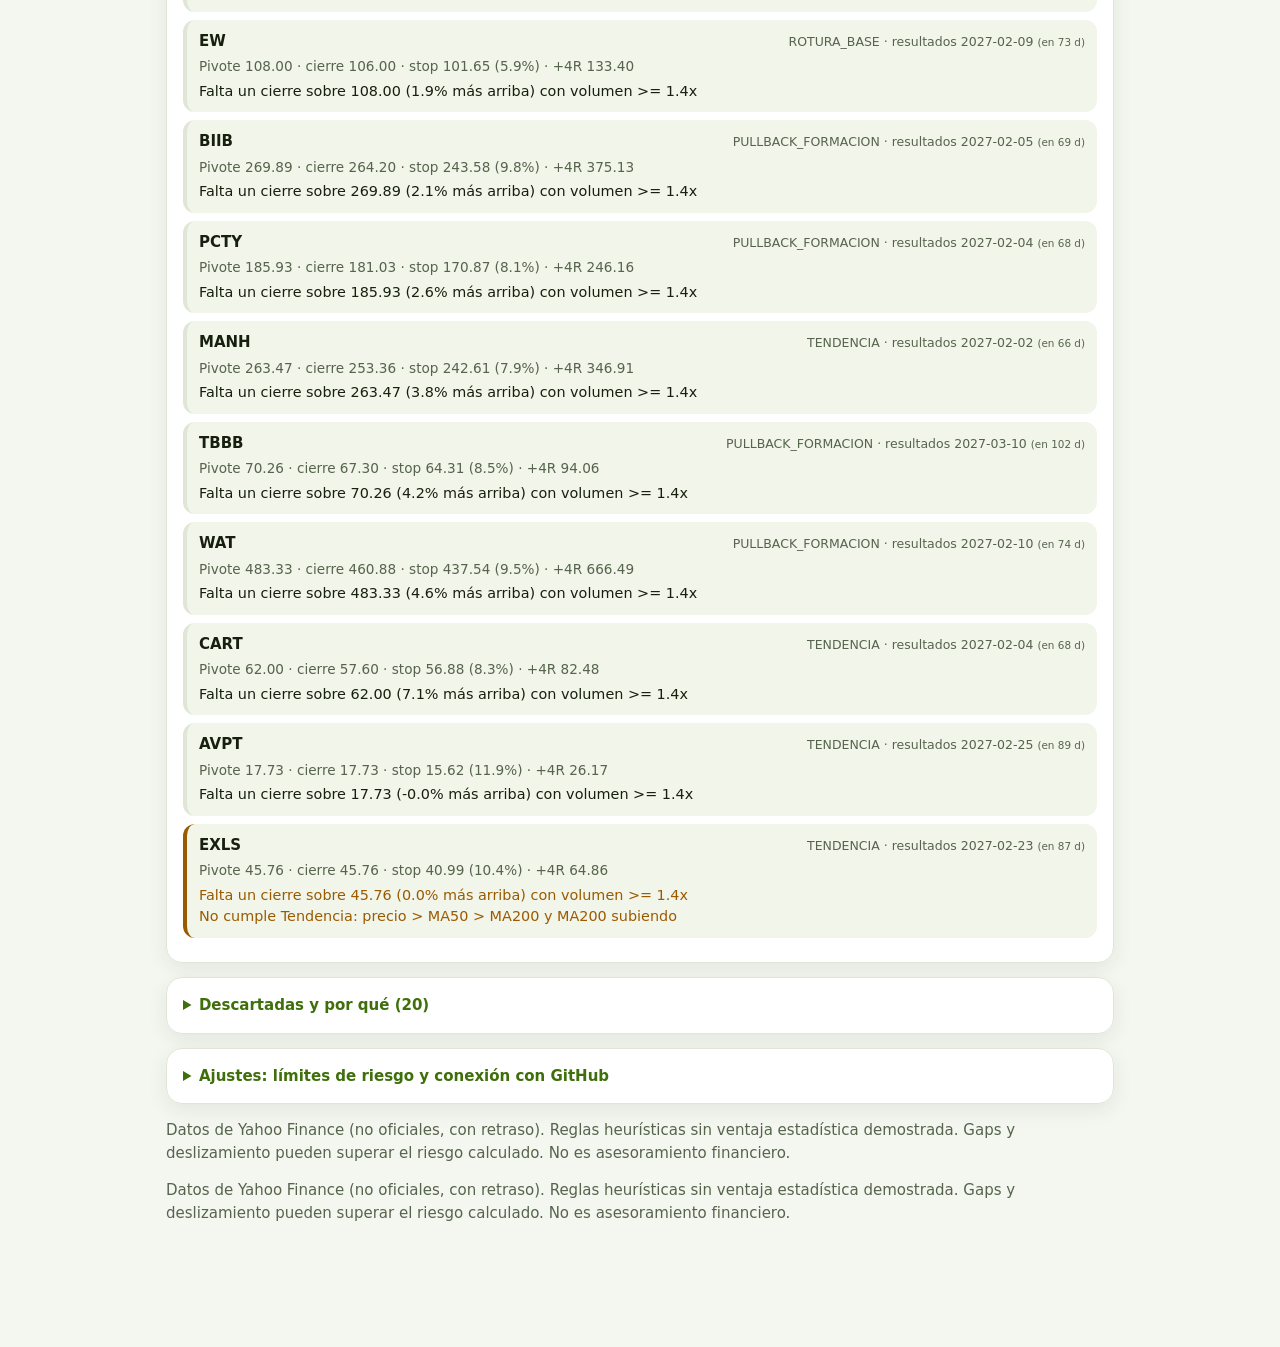
<file: plan.html>
<!doctype html><html lang="es"><head><meta charset="utf-8"><meta name="viewport" content="width=device-width,initial-scale=1,viewport-fit=cover">
<title>Karryman · Hoy</title><link rel="manifest" href="manifest.webmanifest"><link rel="icon" href="karryman-icon.svg">
<style>
:root{color-scheme:light;--bg:#f4f6f0;--panel:#ffffff;--line:#dfe6d6;--soft:#f1f5ea;--text:#17200f;--muted:#56644d;--good:#2f7d18;--bad:#c0352b;--warn:#9a5b00;--link:#3f6f0a}
*{box-sizing:border-box}body{margin:0;background:var(--bg);color:var(--text);font:16px system-ui,Arial}main{max-width:1050px;margin:auto;padding:16px}
a{color:var(--link)}h1{margin:10px 0 4px}h2{font-size:1.15rem;margin:0 0 8px}p,small,.muted{color:var(--muted)}
.panel{background:var(--panel);border:1px solid var(--line);border-radius:16px;padding:16px;margin:14px 0}
.grid{display:grid;grid-template-columns:repeat(4,minmax(0,1fr));gap:10px}.metric{background:var(--soft);padding:12px;border-radius:12px}.metric b{display:block;font-size:1.2rem;margin-top:3px}
label{display:block;font-size:.85rem;color:var(--muted)}input,select,button{font:inherit;border:1px solid #526783;border-radius:9px;padding:9px;background:#23354d;color:#fff;max-width:100%}input{width:100%}
button{cursor:pointer}button.primary{background:#2367a3}button.good{background:#1f6a45}button.bad{background:#7a3343}button:disabled{opacity:.5;cursor:default}
.actions{display:flex;flex-wrap:wrap;gap:8px;align-items:center;margin-top:10px}
.card{background:var(--soft);border-radius:14px;padding:14px;margin:10px 0;border-left:5px solid var(--line)}
.card.good{border-left-color:var(--good)}.card.bad{border-left-color:var(--bad)}.card.warn{border-left-color:var(--warn)}.card.ok{border-left-color:var(--link)}
.card h3{margin:0;font-size:1.1rem;display:flex;gap:8px;flex-wrap:wrap;align-items:center}
.tag{font-size:.75rem;padding:3px 8px;border-radius:99px;background:#0f1b2c;color:var(--muted)}.tag.good{color:var(--good)}.tag.bad{color:var(--bad)}.tag.warn{color:var(--warn)}
.kv{display:grid;grid-template-columns:repeat(auto-fill,minmax(120px,1fr));gap:6px 12px;margin:10px 0;font-size:.9rem}.kv span{color:var(--muted);display:block;font-size:.78rem}
.mini{background:var(--soft);border-radius:12px;padding:10px 12px;margin:8px 0;border-left:4px solid var(--line)}.mini.warn{border-left-color:var(--warn)}.mini.bad{border-left-color:var(--bad)}.mini .top{display:flex;justify-content:space-between;gap:8px;flex-wrap:wrap;align-items:baseline}.mini .nums{font-size:.85rem;color:var(--muted);margin:4px 0}.mini .why{font-size:.9rem}.mini .why div+div{color:var(--warn)}
.ticket{font-family:ui-monospace,monospace;background:#0f1b2c;padding:10px;border-radius:9px;font-size:.88rem;overflow-wrap:anywhere}
ul{margin:6px 0;padding-left:20px}li{margin:3px 0}.scroll{overflow-x:auto}table{width:100%;border-collapse:collapse;min-width:640px;font-size:.9rem}th,td{padding:8px 6px;text-align:left;border-bottom:1px solid var(--line)}
.good-t{color:var(--good)}.bad-t{color:var(--bad)}.warn-t{color:var(--warn)}details summary{cursor:pointer;color:var(--link)}
@media(max-width:700px){.grid{grid-template-columns:1fr 1fr}main{padding:12px}}
</style><link rel="stylesheet" href="karryman.css"><link rel="apple-touch-icon" href="karryman-icon.svg"></head><body data-page="hoy" data-title="Hoy · qué hacer"><main>
<div class="k-hero"><div><h1>Hoy</h1><p id="freshness" class="k-updated">Cargando plan…</p></div><button class="primary" id="run">▶ Revisar ahora</button></div>
<p id="universe" class="k-updated"></p><p id="runStatus" class="muted" role="status"></p><p id="error" class="bad-t"></p>
<nav class="k-today" id="today" aria-label="Resumen de hoy"></nav>
<p class="muted">Karryman propone; <b>tú decides</b>. Copia la orden, ponla tú en IBKR y marca aquí lo que hiciste.</p>

<section class="panel" id="secPositions"><h2>Mis posiciones</h2>
<div class="grid"><div class="metric"><span>Patrimonio</span><b id="mEquity">—</b></div><div class="metric"><span>Efectivo</span><b id="mCash">—</b></div><div class="metric"><span>Riesgo abierto hasta stops</span><b id="mRisk">—</b></div><div class="metric"><span>Riesgo disponible</span><b id="mFree">—</b></div></div>
<p id="portfolioWarn" class="warn-t"></p>
<div id="positions"></div>
<p class="muted">¿Has operado? Descarga en la app de IBKR <b>Informes → Extractos → Actividad</b> (CSV) y súbelo en <a href="virtual.html">Cartera</a>. Se conservan tus stops y fechas.</p></section>

<section class="panel" id="secBuy"><h2>Para comprar</h2><p class="muted">Cumplen tus criterios y han cerrado sobre el pivote. Compra a la apertura sin pasar del precio máximo.</p><div id="activated"></div></section>
<section class="panel" id="secWatch"><h2>Vigilar</h2><p class="muted">Pon una alerta en IBKR en el pivote. Se activa solo si una sesión <b>cierra</b> por encima con volumen.</p><div id="waiting"></div></section>
<section class="panel" id="secDiscard"><details><summary id="discardSummary">Descartadas y por qué</summary><p class="muted">Cumplían tus filtros, pero el precio o el riesgo no permiten entrar ahora.</p><div id="others"></div>
<details style="margin-top:12px"><summary>Descartadas antes, por los filtros (Discovery y Screener)</summary><div id="funnel"></div></details></details></section>

<section class="panel"><details><summary>Ajustes: límites de riesgo y conexión con GitHub</summary>
<h3 style="margin-top:14px">Límites</h3>
<div class="grid" style="margin-top:10px">
<label>Riesgo por operación %<input id="rRisk" type="number" min="0.1" max="1" step="0.1"></label>
<label>Riesgo total máximo %<input id="rTotal" type="number" min="1" max="20" step="0.5"></label>
<label>Peso máximo por posición %<input id="rWeight" type="number" min="1" max="100" step="1"></label>
<label>Vender 1/3 en<select id="rPartial"><option value="2">+2R</option><option value="3">+3R</option><option value="4">+4R</option><option value="5">+5R</option></select></label><label>Salida del runner<select id="rTrail"><option value="ma50w">Cierre semanal bajo media 50 semanas</option><option value="ma50">Cierre bajo MA50 diaria</option><option value="ema20">Cierre bajo EMA20</option><option value="ema10">Cierre bajo EMA10</option></select></label></div>
<h3 style="margin-top:16px">Conexión para «Revisar ahora»</h3>
<p class="muted">Recalcula en GitHub (2–4 min) e incluye tus posiciones. Solo se envían los <b>tickers</b> (nunca cantidades, precios ni patrimonio) y quedan visibles en el repositorio público. También se revisa solo, de lunes a viernes tras el cierre.</p>
<details id="auth"><summary>Autorización GitHub</summary><p class="muted">Token de grano fino solo para jareneta/Karryman-3 con permiso Actions: lectura y escritura. Se usa en esta pestaña; no se guarda.</p><input id="token" type="password" autocomplete="off" placeholder="github_pat_…"><div class="actions"><button id="connect">Conectar</button></div></details>
<div class="actions"><button id="reload">↻ Recargar plan publicado</button></div>
</details></section>
<p class="muted">Datos de Yahoo Finance (no oficiales, con retraso). Reglas heurísticas sin ventaja estadística demostrada. Gaps y deslizamiento pueden superar el riesgo calculado. No es asesoramiento financiero.</p>
<p class="muted">Datos de Yahoo Finance (no oficiales, con retraso). Reglas heurísticas sin ventaja estadística demostrada. Gaps y deslizamiento pueden superar el riesgo calculado. No es asesoramiento financiero.</p>
</main>
<script src="risk.js"></script><script src="trade_manager.js"></script>
<script>
'use strict';
const PKEY='karryman_ibkr_import_v1',RKEY='karryman_rules_v2',DKEY='karryman_plan_dismissed_v1';
const WORKFLOW='https://api.github.com/repos/jareneta/Karryman-3/actions/workflows/plan.yml';
const $=id=>document.getElementById(id);
const money=n=>Number.isFinite(n)?new Intl.NumberFormat('es-ES',{style:'currency',currency:'USD'}).format(n):'—';
const fx=(n,d=2)=>Number.isFinite(Number(n))&&n!==null?Number(n).toFixed(d):'—';
const esc=s=>String(s??'').replace(/[&<>"']/g,c=>({'&':'&amp;','<':'&lt;','>':'&gt;','"':'&quot;',"'":'&#39;'}[c]));
const load=(k,d)=>{try{const v=JSON.parse(localStorage.getItem(k));return v??d}catch{return d}};
const store=(k,v)=>{try{localStorage.setItem(k,JSON.stringify(v))}catch{}};
let portfolio=load(PKEY,{equity:0,cash:0,positions:[]});if(!Array.isArray(portfolio.positions))portfolio.positions=[];
let rules={...KarrymanTrade.DEFAULT_RULES,...load(RKEY,{})};
let dismissed=load(DKEY,{});let plan=null,token=null;
const LABEL={VENDER_TODO:'VENDER TODO',VENDER_PARCIAL:'VENDER 1/3',VENDER_RUNNER:'VENDER RUNNER',MANTENER:'MANTENER',MANTENER_RUNNER:'MANTENER RUNNER',REVISAR:'REVISAR DATOS'};
const CRIT={tendencia:'Tendencia',cerca_maximos:'Cerca máx.',fuerza_vs_spy:'RS>SPY',fundamentales:'Fundam.',liquidez:'Liquidez'};

function savePortfolio(){portfolio.updated=portfolio.updated||new Date().toISOString();store(PKEY,portfolio);render()}
function quoteOf(t){return plan?.quotes?.[String(t).toUpperCase()]||null}
function livePortfolio(){
  return {nlv:Number(portfolio.equity)||null,cash:portfolio.cash===''||portfolio.cash===undefined?null:Number(portfolio.cash),
    positions:portfolio.positions.map(p=>({...p,last:quoteOf(p.ticker)?.close??p.last,stop:p.stop??p.initial_stop}))};
}
function readRules(){
  const v=(id,lo,hi,d)=>{const n=Number($(id).value);return n>=lo&&n<=hi?n:d};
  rules={...rules,riskPct:v('rRisk',.1,1,1),totalRiskPct:v('rTotal',1,20,6),maxWeightPct:v('rWeight',1,100,20),partialR:v('rPartial',2,5,4),trail:$('rTrail').value};
  store(RKEY,rules);render();
}
['rRisk','rTotal','rWeight','rPartial','rTrail'].forEach(id=>$(id).addEventListener('change',readRules));

function renderSummary(){
  const lp=livePortfolio();let risk=0,missing=0;
  for(const p of lp.positions){const q=Number(p.qty),l=Number(p.last),s=Number(p.stop);if(q>0&&l>0&&s>0)risk+=q*Math.max(0,l-s);else missing++}
  $('mEquity').textContent=lp.nlv?money(lp.nlv):'Sin datos';$('mCash').textContent=lp.cash===null?'—':money(lp.cash);
  $('mRisk').textContent=lp.nlv?money(risk)+' ('+fx(100*risk/lp.nlv,1)+'%)':money(risk);
  $('mFree').textContent=lp.nlv?money(Math.max(0,lp.nlv*rules.totalRiskPct/100-risk)):'—';
  const w=[];if(!lp.nlv)w.push('Importa o introduce tu patrimonio y efectivo en «Mi cartera».');
  if(missing)w.push(missing+' posición(es) sin stop: el riesgo total está incompleto y no se propondrán compras.');
  if(lp.cash!==null&&lp.cash<0)w.push('Aviso: efectivo negativo, estás usando margen ('+money(lp.cash)+'). Las compras se calculan igual; decide tú.');
  $('portfolioWarn').textContent=w.join(' ');
}

function field(label,value){return '<div><span>'+esc(label)+'</span>'+value+'</div>'}
function renderPositions(){
  const root=$('positions');root.replaceChildren();
  if(!portfolio.positions.length){root.innerHTML='<p class="muted">Sin posiciones. Impórtalas en <a href="virtual.html">Mi cartera</a> o añade una entrada aprobada desde la sección 2.</p>';return}
  portfolio.positions.forEach((p,i)=>{
    const m=KarrymanTrade.manage(p,quoteOf(p.ticker),rules);
    const card=document.createElement('div');card.className='card '+m.severity;
    card.innerHTML='<h3>'+esc(p.ticker)+' <span class="tag '+m.severity+'">'+esc(LABEL[m.action]||m.action)+'</span>'+(p.partial_done?'<span class="tag">runner</span>':'')+'</h3>'+
      '<div class="kv">'+field('Acciones',esc(p.qty))+field('Precio medio',fx(p.avg))+field('Último cierre',fx(m.close)+(m.session?' <small>'+esc(m.session)+'</small>':''))+
      field('P/L',money(m.pnl))+field('R / múltiplo',m.R?fx(m.R)+' · '+fx(m.rMultiple,1)+'R':'—')+field('Stop activo',fx(m.stop))+field('+1R',fx(m.target1r))+field('+'+(m.partialR||rules.partialR)+'R (vender 1/3)',fx(m.targetPartial))+'</div>'+
      '<ul>'+m.reasons.map(r=>'<li>'+esc(r)+'</li>').join('')+'</ul>'+
      '<div class="grid"><label>Stop inicial (define R)<input data-i="'+i+'" data-k="initial_stop" type="number" step="any" value="'+esc(p.initial_stop??p.stop??'')+'"></label>'+
      '<label>Stop actual<input data-i="'+i+'" data-k="stop" type="number" step="any" value="'+esc(p.stop??'')+'"></label>'+
      '<label>Fecha de entrada<input data-i="'+i+'" data-k="entry_date" type="date" value="'+esc(p.entry_date||'')+'"></label>'+
      '<label>Venta parcial hecha<select data-i="'+i+'" data-k="partial_done"><option value="">No</option><option value="1"'+(p.partial_done?' selected':'')+'>Sí (runner)</option></select></label></div>';
    const act=document.createElement('div');act.className='actions';
    const btn=(text,cls,fn)=>{const b=document.createElement('button');b.textContent=text;b.className=cls;b.onclick=fn;act.append(b)};
    if(m.action==='VENDER_PARCIAL')btn('Hecho: vendí '+m.sellQty+' y subí stop a '+m.newStop,'good',()=>{if(!confirm('¿Confirmas que vendiste '+m.sellQty+' '+p.ticker+' y moviste el stop a '+m.newStop+' en IBKR?'))return;p.qty=Number(p.qty)-m.sellQty;p.partial_done=true;p.initial_stop=p.initial_stop??p.stop;p.stop=m.newStop;savePortfolio()});
    if(['VENDER_TODO','VENDER_RUNNER'].includes(m.action))btn('Hecho: vendí todo','bad',()=>{if(!confirm('¿Confirmas que vendiste todas las '+p.ticker+'? Se quitará de la cartera local.'))return;portfolio.positions.splice(i,1);savePortfolio()});
    if(m.newStop&&m.action==='MANTENER_RUNNER')btn('Hecho: subí stop a '+m.newStop,'primary',()=>{p.stop=m.newStop;savePortfolio()});
    if(act.children.length)card.append(act);
    root.append(card);
  });
}
$('positions').addEventListener('change',e=>{
  const t=e.target,i=Number(t.dataset.i),k=t.dataset.k;if(!k)return;const p=portfolio.positions[i];
  if(k==='partial_done')p.partial_done=t.value==='1';else if(k==='entry_date')p.entry_date=t.value||null;else p[k]=t.value===''?null:Number(t.value);
  if(k==='initial_stop'&&(p.stop===null||p.stop===undefined))p.stop=p[k];
  savePortfolio();
});

function earn(e){return e.next_earnings_date?esc(e.next_earnings_date)+(Number.isFinite(e.days_to_earnings)?' <small class="'+(e.days_to_earnings<=14?'bad-t':'muted')+'">(en '+e.days_to_earnings+' d)</small>':''):e.last_earnings_date?'<span class="muted">publicó '+esc(e.last_earnings_date)+'</span>':'<span class="warn-t">no publicada</span>'}
function whyList(e){return [e.status_reason,...(e.blockers||[])].filter(Boolean).map(x=>'<div>'+esc(x)+'</div>').join('')}
function critTags(c){return Object.entries(CRIT).filter(([k])=>c&&k in c).map(([k,l])=>'<span class="tag '+(c?.[k]?'good':'bad')+'">'+(c?.[k]?'✓':'✗')+' '+l+'</span>').join(' ')}
function renderEntries(){
  const act=$('activated');act.replaceChildren();
  const list=(plan?.entries||[]);const held=new Set(portfolio.positions.map(p=>String(p.ticker).toUpperCase()));
  const activated=list.filter(e=>e.actionable&&!held.has(e.ticker)&&dismissed[e.ticker]!==e.trigger_session);
  if(!activated.length)act.innerHTML='<p class="muted">Ninguna entrada activada que cumpla todos tus criterios en la última sesión.</p>';
  const lp=livePortfolio();
  for(const e of activated){
    const s=KarrymanTrade.sizeEntry(lp,e,rules),ticket=KarrymanTrade.orderTicket(e,s);
    const card=document.createElement('div');card.className='card '+(s.eligible?'good':'warn');
    card.innerHTML='<h3>'+esc(e.ticker)+' <span class="tag good">ENTRADA ACTIVADA</span><span class="tag">'+esc(e.setup)+'</span>'+(e.sessions_since_trigger?'<span class="tag warn">hace '+esc(e.sessions_since_trigger)+' sesión(es)</span>':'')+'</h3>'+
      '<div class="kv">'+field('Pivote',fx(e.pivot))+field('Cierre',fx(e.close)+' <small>'+esc(e.last_session)+'</small>')+field('Compra máx.',fx(e.max_entry_price))+field('Stop',fx(e.stop_reference)+' ('+fx(e.risk_pct,1)+'%)')+
      field('+1R',fx(e.target_1r))+field('+'+(e.partial_r||4)+'R (vender 1/3)',fx(e.target_partial??e.target_2r))+field('Volumen disparo',fx(e.trigger_volume_ratio,1)+'×')+field('Resultados',earn(e))+'</div>'+
      '<p>'+esc(e.status_reason||'')+'</p><div>'+critTags(e.criteria)+'</div>'+
      '<div class="kv">'+field('Acciones',s.shares)+field('Importe',money(s.positionValue))+field('Peso',fx(s.weightPct,1)+'%')+field('Riesgo',money(s.newRisk)+' ('+fx(s.newRiskPct,2)+'%)')+field('Riesgo total tras compra',fx(s.aggregateRiskPct,2)+'%')+'</div>'+
      (s.errors.length?'<p class="bad-t">'+s.errors.map(esc).join(' · ')+'</p>':'')+
      (s.warnings&&s.warnings.length?'<p class="warn-t">⚠ '+s.warnings.map(esc).join(' · ')+'</p>':'')+
      (e.warnings.length?'<ul>'+e.warnings.map(w=>'<li class="warn-t">'+esc(w)+'</li>').join('')+'</ul>':'')+
      (ticket?'<div class="ticket">'+esc(ticket)+'</div>':'');
    const a=document.createElement('div');a.className='actions';
    const btn=(text,cls,fn,dis)=>{const b=document.createElement('button');b.textContent=text;b.className=cls;b.disabled=!!dis;b.onclick=fn;a.append(b)};
    btn('Copiar orden','',async()=>{try{await navigator.clipboard.writeText(ticket);alert('Orden copiada. Introdúcela tú en IBKR.')}catch{prompt('Copia la orden:',ticket)}},!ticket);
    btn('Compré: añadir a cartera','good',()=>{
      const qty=Number(prompt('Acciones compradas',s.shares||''));if(!(qty>0))return;
      const fill=Number(prompt('Precio medio de ejecución',e.close));if(!(fill>0))return;
      const stop=Number(prompt('Stop puesto en IBKR',e.stop_reference));if(!(stop>0&&stop<fill)){alert('El stop debe estar por debajo del precio de compra.');return}
      portfolio.positions.push({ticker:e.ticker,qty,avg:fill,last:fill,stop,initial_stop:stop,entry_date:new Date().toISOString().slice(0,10),partial_done:false});
      if(Number.isFinite(Number(portfolio.cash)))portfolio.cash=Number(portfolio.cash)-qty*fill;
      savePortfolio();
    });
    btn('Descartar','bad',()=>{dismissed[e.ticker]=e.trigger_session;store(DKEY,dismissed);render()});
    card.append(a);act.append(card);
  }
  const wait=list.filter(e=>e.entry_status==='ESPERANDO'||(e.entry_status==='ACTIVADA'&&!e.actionable));
  const mini=(e,cls,extra)=>'<div class="mini '+cls+'"><div class="top"><b>'+esc(e.ticker)+(extra||'')+'</b><small class="muted">'+esc(e.setup)+' · resultados '+earn(e)+'</small></div>'+
    '<div class="nums">Pivote '+fx(e.pivot)+' · cierre '+fx(e.close)+' · stop '+fx(e.stop_reference)+(e.risk_pct!==null?' ('+fx(e.risk_pct,1)+'%)':'')+' · +'+(e.partial_r||4)+'R '+fx(e.target_partial??e.target_2r)+'</div><div class="why">'+whyList(e)+'</div></div>';
  $('waiting').innerHTML=wait.map(e=>mini(e,e.entry_status==='ACTIVADA'||(e.blockers||[]).length?'warn':'',e.entry_status==='ACTIVADA'?' <small class="warn-t">activada pero bloqueada</small>':'')).join('')||'<p class="muted">Sin candidatas esperando.</p>';
  const rest=list.filter(e=>['EXTENDIDA','FALLIDA','INVALIDADA','RIESGO_ALTO'].includes(e.entry_status));
  $('others').innerHTML=rest.map(e=>mini(e,'bad',' <small class="bad-t">'+esc(e.entry_status.replace('_',' '))+'</small>')).join('')||'<p class="muted">Ninguna.</p>';
  const f=plan?.funnel;
  if(f&&f.mode==='stock_analysis'){
    $('funnel').innerHTML='<p>Tu lista de Stock Analysis tiene '+esc(f.universe_size)+' acciones (con datos: '+esc(f.with_data)+'). Se revisan todas cada día. No pasan los filtros técnicos por:</p><ul>'+
      Object.entries(f.filter_counts||{}).sort((a,b)=>b[1]-a[1]).map(([k,v])=>'<li>'+esc(k)+': '+esc(v)+'</li>').join('')+'</ul>';
  }else{$('funnel').innerHTML=!f?'<p class="muted">Sin datos.</p>':'<p>Discovery revisó '+esc(f.discovery_scanned)+' acciones y pasaron '+esc(f.discovery_passed)+' el filtro técnico. Descartadas por:</p><ul>'+
    Object.entries(f.discovery_filter_counts||{}).sort((a,b)=>b[1]-a[1]).map(([k,v])=>'<li>'+esc(k)+': '+esc(v)+'</li>').join('')+'</ul>'+
    '<p>El Screener descartó '+(f.screener_discards||[]).length+' de la lista de seguimiento:</p><div class="scroll"><table><thead><tr><th>Ticker</th><th>No cumple</th></tr></thead><tbody>'+
    (f.screener_discards||[]).map(d=>'<tr><td>'+esc(d.ticker)+'</td><td>'+esc(d.reasons.join(' · '))+'</td></tr>').join('')+'</tbody></table></div>';}
}
function renderToday(){
  const held=new Set(portfolio.positions.map(p=>String(p.ticker).toUpperCase()));
  let sell=0,fix=0;
  for(const p of portfolio.positions){const m=KarrymanTrade.manage(p,quoteOf(p.ticker),rules);if(/^VENDER/.test(m.action))sell++;else if(m.action==='REVISAR')fix++}
  const list=plan?.entries||[];
  const buy=list.filter(e=>e.actionable&&!held.has(e.ticker)&&dismissed[e.ticker]!==e.trigger_session).length;
  const watch=list.filter(e=>e.entry_status==='ESPERANDO'||(e.entry_status==='ACTIVADA'&&!e.actionable)).length;
  const discard=list.filter(e=>['EXTENDIDA','FALLIDA','INVALIDADA','RIESGO_ALTO'].includes(e.entry_status)).length;
  const tile=(cls,n,label,href)=>'<a class="'+cls+(n?'':' zero')+'" href="'+href+'"><b>'+n+'</b><span>'+label+'</span></a>';
  $('today').innerHTML=tile('sell',sell,sell===1?'posición para vender':'posiciones para vender','#secPositions')+
    tile('buy',buy,buy===1?'entrada para comprar':'entradas para comprar','#secBuy')+
    tile('fix',fix,fix===1?'posición sin stop o datos':'posiciones sin stop o datos','#secPositions')+
    tile('watch',watch,'acciones a vigilar','#secWatch');
  $('discardSummary').textContent='Descartadas y por qué ('+discard+')';
}
function render(){
  $('rRisk').value=rules.riskPct;$('rTotal').value=rules.totalRiskPct;$('rWeight').value=rules.maxWeightPct;$('rTrail').value=rules.trail;$('rPartial').value=String(rules.partialR);
  renderSummary();renderPositions();renderEntries();renderToday();
}
async function loadPlan(){
  $('error').textContent='';
  try{const r=await fetch('data/plan.json?t='+Date.now(),{cache:'no-store'});if(!r.ok)throw Error('HTTP '+r.status);plan=await r.json();
    const age=(Date.now()-new Date(plan.generated_utc))/36e5;
    $('freshness').textContent='Actualizado '+new Date(plan.generated_utc).toLocaleString('es-ES',{weekday:'short',day:'numeric',month:'short',hour:'2-digit',minute:'2-digit'})+' · '+plan.entries_count+' candidatas analizadas'+(age>36?' · ⚠ datos de hace más de 36 h':'');
    const f=plan.funnel||{},local=saUniverse().split(' ').filter(Boolean).length;
    if(f.mode==='stock_analysis'){const d=f.universe_updated_utc?Math.floor((Date.now()-new Date(f.universe_updated_utc))/864e5):null;
      $('universe').innerHTML='Universo: <b>tu screener de Stock Analysis</b> · '+esc(f.universe_size)+' acciones'+(d!==null?' · lista de hace '+d+' día(s)':'')+(d!==null&&d>7?' <span class="warn-t">· conviene exportarla de nuevo</span>':'')}
    else $('universe').innerHTML='Universo: Discovery (antiguo).'+(local?' Tienes '+local+' acciones de Stock Analysis importadas: pulsa «Revisar ahora» para usarlas.':' <a href="index.html">Importa tu screener de Stock Analysis</a> y pulsa «Revisar ahora».');
    const held=portfolio.positions.map(p=>String(p.ticker).toUpperCase()).filter(t=>!plan.quotes?.[t]);
    if(held.length)$('error').textContent='Sin cotización para: '+held.join(', ')+'. Pulsa «Revisar posiciones» para incluirlas.';
  }catch(e){plan=null;$('freshness').textContent='';$('error').textContent='No hay plan publicado todavía ('+e.message+'). Pulsa «Revisar posiciones y entradas».'}
  render();
}
function saUniverse(){try{const a=JSON.parse(localStorage.getItem('karryman_sa_v4'))||[];return [...new Set(a.map(x=>String(x.ticker||'').toUpperCase()).filter(t=>/^[A-Z][A-Z.\-]{0,9}$/.test(t)))].join(' ')}catch{return ''}}
const gh=()=>({'Accept':'application/vnd.github+json','X-GitHub-Api-Version':'2022-11-28','Authorization':'Bearer '+token});
$('connect').onclick=async()=>{const c=$('token').value.trim();if(!c)return;try{const r=await fetch('https://api.github.com/user',{headers:{'Accept':'application/vnd.github+json','Authorization':'Bearer '+c}});if(!r.ok)throw Error('HTTP '+r.status);token=c;$('token').value='';$('auth').open=false;$('runStatus').textContent='Autorizado mientras esta pestaña siga abierta.'}catch(e){$('runStatus').textContent='Token no válido: '+e.message}};
$('run').onclick=async()=>{
  if(!token){$('auth').open=true;$('runStatus').textContent='Conecta un token primero.';return}
  const tickers=[...new Set(portfolio.positions.map(p=>String(p.ticker).toUpperCase()).filter(t=>/^[A-Z][A-Z.\-]{0,9}$/.test(t)))].join(' ');
  $('run').disabled=true;$('runStatus').textContent='Solicitando análisis…';const started=Date.now();
  try{
    const r=await fetch(WORKFLOW+'/dispatches',{method:'POST',headers:{...gh(),'Content-Type':'application/json'},body:JSON.stringify({ref:'main',inputs:{tickers,universe:saUniverse()}})});
    if(r.status!==204)throw Error('GitHub HTTP '+r.status);
    for(let i=0;i<60;i++){
      await new Promise(ok=>setTimeout(ok,10000));
      const runs=await (await fetch(WORKFLOW+'/runs?per_page=5&t='+Date.now(),{headers:gh()})).json();
      const run=(runs.workflow_runs||[]).find(x=>new Date(x.created_at).getTime()>=started-60000);
      if(!run){$('runStatus').textContent='Esperando a que GitHub inicie el análisis…';continue}
      if(run.status!=='completed'){$('runStatus').textContent='Análisis '+(run.status==='queued'?'en cola':'en curso')+'…';continue}
      if(run.conclusion==='success'){$('runStatus').textContent='Completado. GitHub Pages puede tardar 1–2 min en publicar; recargando…';await new Promise(ok=>setTimeout(ok,60000));await loadPlan();$('runStatus').textContent='Plan actualizado.'}
      else $('runStatus').textContent='El análisis terminó con error. Revisa Actions en GitHub.';
      break;
    }
  }catch(e){$('runStatus').textContent='No se pudo iniciar: '+e.message}finally{$('run').disabled=false}
};
$('reload').onclick=loadPlan;
loadPlan();
</script><script src="karryman-nav.js" defer></script></body></html>
</file>
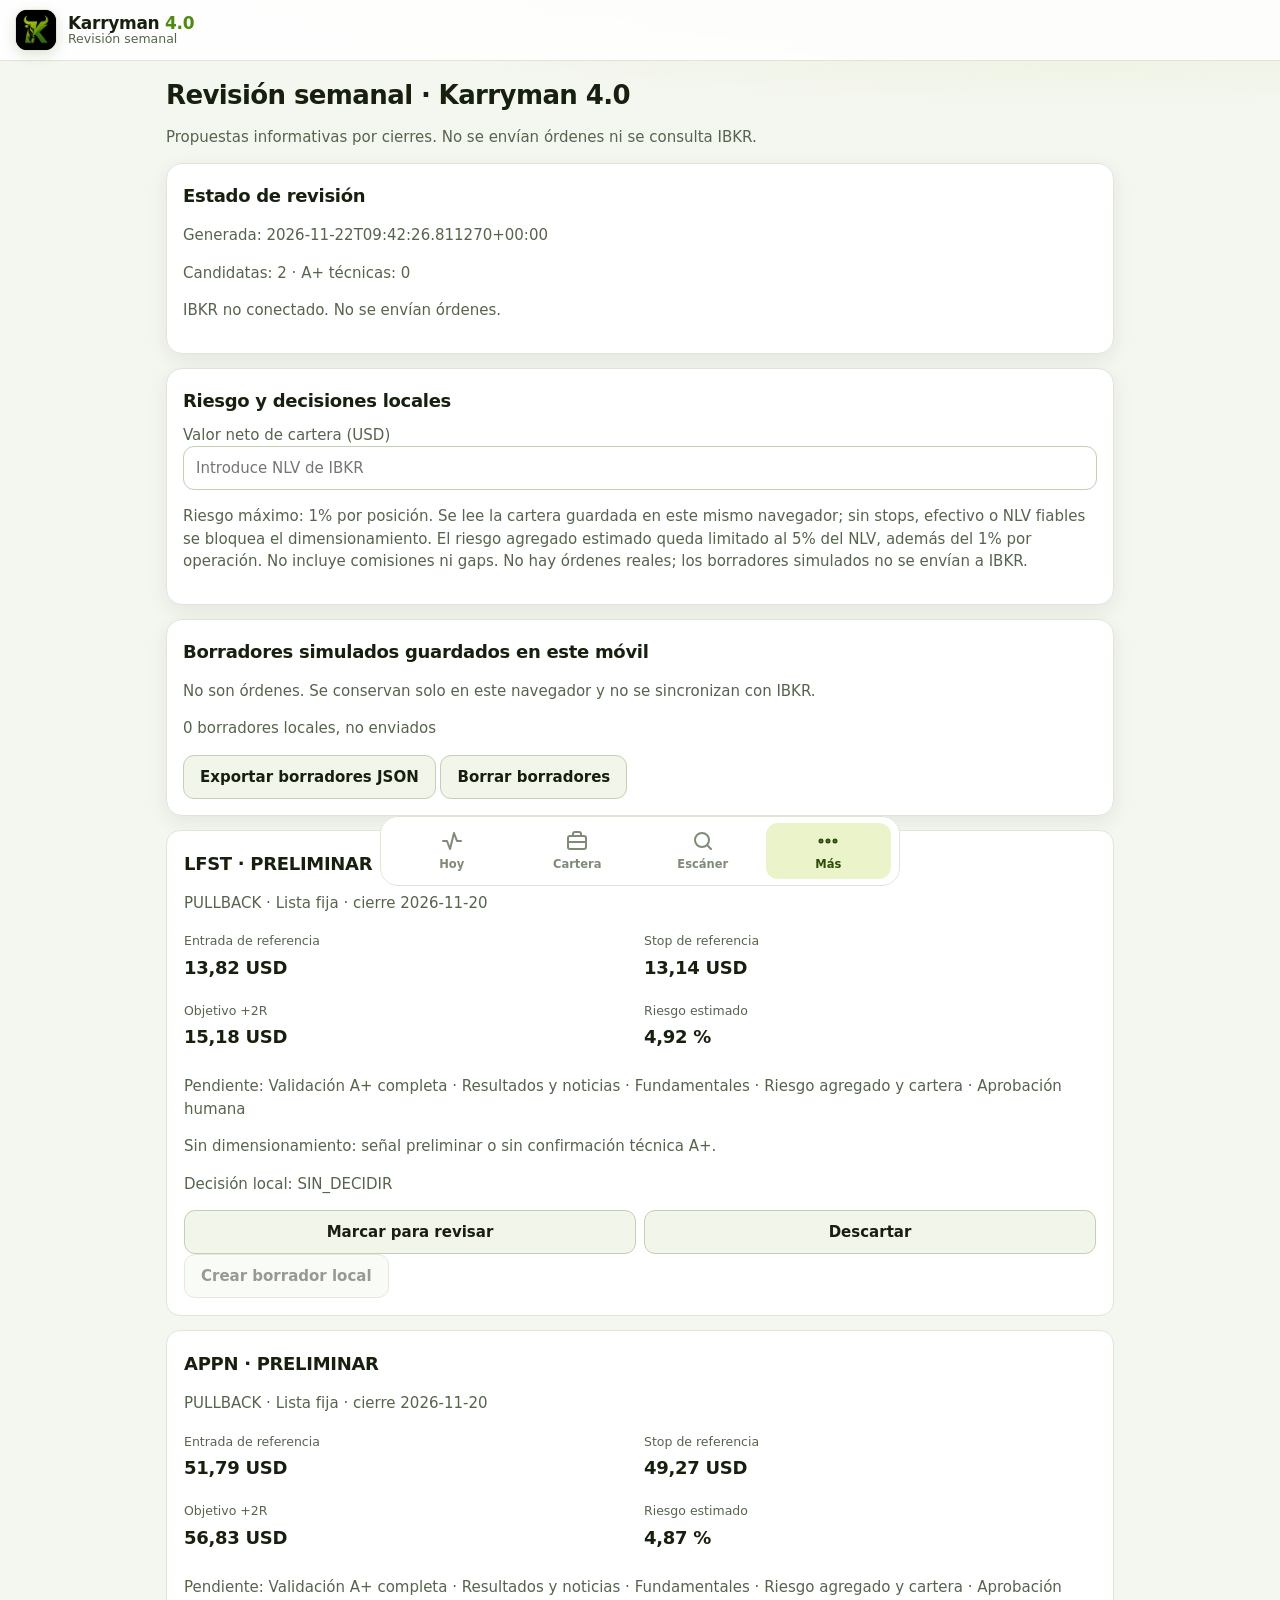
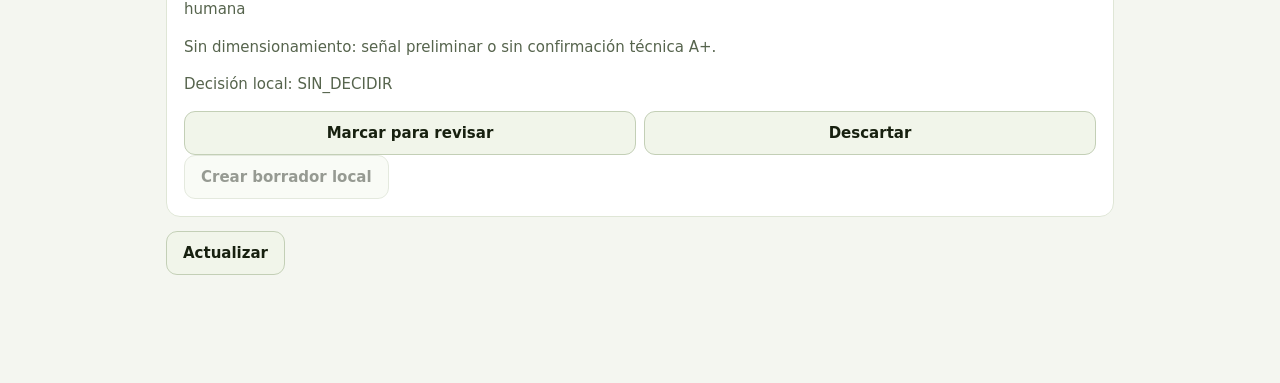
<file: review.html>
<!doctype html><html lang="es"><head><meta charset="utf-8"><meta name="viewport" content="width=device-width,initial-scale=1,viewport-fit=cover"><title>Karryman · Revisión</title><style>:root{color-scheme:dark}*{box-sizing:border-box}body{margin:0;background:#0b1320;color:#e8eef7;font:16px system-ui,sans-serif}main{max-width:760px;margin:auto;padding:18px}a{color:#9ac6ff}.card{background:#182538;border:1px solid #34445b;border-radius:15px;padding:17px;margin:14px 0}h1{font-size:1.5rem}h2{font-size:1.1rem;margin:0 0 10px}p{line-height:1.5;color:#b8c7d8}.tag{display:inline-block;border:1px solid #62778c;border-radius:30px;padding:5px 10px;font-size:.8rem}.grid{display:grid;grid-template-columns:1fr 1fr;gap:8px}small{color:#b8c7d8}input{background:#0b1320;color:white;border:1px solid #608ab8;border-radius:9px;padding:10px;width:100%;font:inherit}button{background:#315985;border:1px solid #608ab8;color:white;border-radius:9px;padding:12px;font:inherit}</style><link rel="icon" href="karryman-icon.svg"><link rel="manifest" href="manifest.webmanifest"><link rel="stylesheet" href="karryman.css"><link rel="apple-touch-icon" href="karryman-icon.svg"></head><body data-page="mas" data-title="Revisión semanal"><main><h1>Revisión semanal · Karryman 4.0</h1><p>Propuestas informativas por cierres. No se envían órdenes ni se consulta IBKR.</p><div id="summary" class="card">Cargando…</div><section class="card"><h2>Riesgo y decisiones locales</h2><label for="nlv">Valor neto de cartera (USD)</label><input id="nlv" type="number" min="0" step="0.01" placeholder="Introduce NLV de IBKR"><p>Riesgo máximo: 1% por posición. Se lee la cartera guardada en este mismo navegador; sin stops, efectivo o NLV fiables se bloquea el dimensionamiento. El riesgo agregado estimado queda limitado al 5% del NLV, además del 1% por operación. No incluye comisiones ni gaps. No hay órdenes reales; los borradores simulados no se envían a IBKR.</p></section><section class="card"><h2>Borradores simulados guardados en este móvil</h2><p>No son órdenes. Se conservan solo en este navegador y no se sincronizan con IBKR.</p><div id="drafts"></div><button id="exportdrafts" type="button">Exportar borradores JSON</button> <button id="cleardrafts" type="button">Borrar borradores</button></section><div id="cards"></div><button id="refresh">Actualizar</button><script src="risk.js"></script><script src="paper.js"></script><script src="paper_ledger.js"></script><script>
'use strict';
const $=id=>document.getElementById(id);
const fmt=n=>Number.isFinite(Number(n))?Number(n).toLocaleString('es-ES',{maximumFractionDigits:2}):'—';
const text=(tag,value)=>{const e=document.createElement(tag);e.textContent=String(value??'—');return e};
const KEY='karryman_review_decisions_v1';
function decisions(){try{return JSON.parse(localStorage.getItem(KEY)||'{}')}catch{return {}}}
function saveDecision(ticker,session,status){const d=decisions();d[ticker+'@'+session]={status,updated:new Date().toISOString()};localStorage.setItem(KEY,JSON.stringify(d));load()}
function portfolioSnapshot(){let p={};try{p=JSON.parse(localStorage.getItem('karryman_portfolio_v1')||'{}')}catch{}const n=Number($('nlv').value);if(n>0)p.nlv=n;return p}
function sizing(x){const r=KarrymanRisk.assess(portfolioSnapshot(),x,1,5);return r.eligible?r.shares+' acciones máx. · riesgo '+fmt(r.newRisk)+' USD · riesgo agregado '+fmt(r.aggregateRiskPct)+' %':'Bloqueado: '+r.errors.join(' · ')}
function showDrafts(){const all=KarrymanPaperLedger.read(localStorage);$('drafts').replaceChildren(text('p',all.length+' borradores locales, no enviados'));for(const x of all.slice().reverse()){const p=text('p',x.ticker+' · '+x.quantity+' acciones · referencia '+fmt(x.reference_entry)+' USD · stop '+fmt(x.reference_stop)+' USD');const a=document.createElement('a');a.href='manual_order.html';a.textContent='Preparar entrada manual en IBKR';p.append(' · ',a);$('drafts').append(p)}}
async function load(){try{const r=await fetch('data/review.json?t='+Date.now(),{cache:'no-store'});if(!r.ok)throw Error('Revisión no disponible');const d=await r.json();$('summary').replaceChildren(text('h2','Estado de revisión'),text('p','Generada: '+(d.generated_utc||'—')),text('p','Candidatas: '+d.review_count+' · A+ técnicas: '+d.technical_a_plus_count),text('p','IBKR no conectado. No se envían órdenes.'));$('cards').replaceChildren();for(const x of d.candidates||[]){const c=document.createElement('article');c.className='card';c.append(text('h2',x.ticker+' · '+x.status),text('p',x.pattern+' · '+x.source+' · cierre '+(x.last_session||'—')));const g=document.createElement('div');g.className='grid';for(const [k,v] of [['Entrada de referencia',fmt(x.entry_reference)+' USD'],['Stop de referencia',fmt(x.stop_reference)+' USD'],['Objetivo +2R',fmt(x.target_2r_reference)+' USD'],['Riesgo estimado',fmt(x.risk_pct)+' %']]){const cell=document.createElement('div');cell.append(text('small',k),text('h2',v));g.append(cell)}c.append(g,text('p','Pendiente: '+(x.pending_checks||[]).join(' · ')));const size=text('p',x.technical_a_plus===true?sizing(x):'Sin dimensionamiento: señal preliminar o sin confirmación técnica A+.');size.dataset.sizing=JSON.stringify(x);c.append(size);const key=x.ticker+'@'+x.last_session;c.append(text('p','Decisión local: '+(decisions()[key]?.status||'SIN_DECIDIR')));const actions=document.createElement('div');actions.className='grid';for(const [label,status] of [['Marcar para revisar','REVISAR'],['Descartar','DESCARTADA']]){const b=text('button',label);b.type='button';b.onclick=()=>saveDecision(x.ticker,x.last_session,status);actions.append(b)}const b=text('button','Crear borrador local');b.type='button';b.disabled=x.technical_a_plus!==true;b.title=b.disabled?'Solo A+ técnica confirmada':'No envía ninguna orden';b.onclick=()=>{try{if(x.technical_a_plus!==true)throw Error('Solo A+ técnica confirmada');const ticket=KarrymanPaper.create(x,portfolioSnapshot());KarrymanPaperLedger.save(localStorage,ticket);showDrafts();const a=document.createElement('a');a.href='manual_order.html';a.textContent='Abrir ficha de entrada manual';c.append(a)}catch(err){c.append(text('p','Borrador bloqueado: '+err.message))}};c.append(actions,b);$('cards').append(c)}if(!d.candidates?.length)$('cards').append(text('p','Sin candidatas disponibles.'))}catch(err){$('summary').textContent='No disponible: '+err.message}}
$('nlv').addEventListener('input',()=>{for(const e of document.querySelectorAll('[data-sizing]')){const x=JSON.parse(e.dataset.sizing);e.textContent=x.technical_a_plus===true?sizing(x):'Sin dimensionamiento: señal preliminar o sin confirmación técnica A+.'}});
$('refresh').onclick=load;
$('exportdrafts').onclick=()=>{const blob=new Blob([JSON.stringify(KarrymanPaperLedger.read(localStorage),null,2)],{type:'application/json'});const a=document.createElement('a');a.href=URL.createObjectURL(blob);a.download='karryman_borradores_privados.json';a.click();setTimeout(()=>URL.revokeObjectURL(a.href),1000)};
$('cleardrafts').onclick=()=>{if(confirm('¿Borrar borradores locales?')){KarrymanPaperLedger.clear(localStorage);showDrafts()}};
showDrafts();load();
</script></main><script src="karryman-nav.js" defer></script></body></html>
</file>
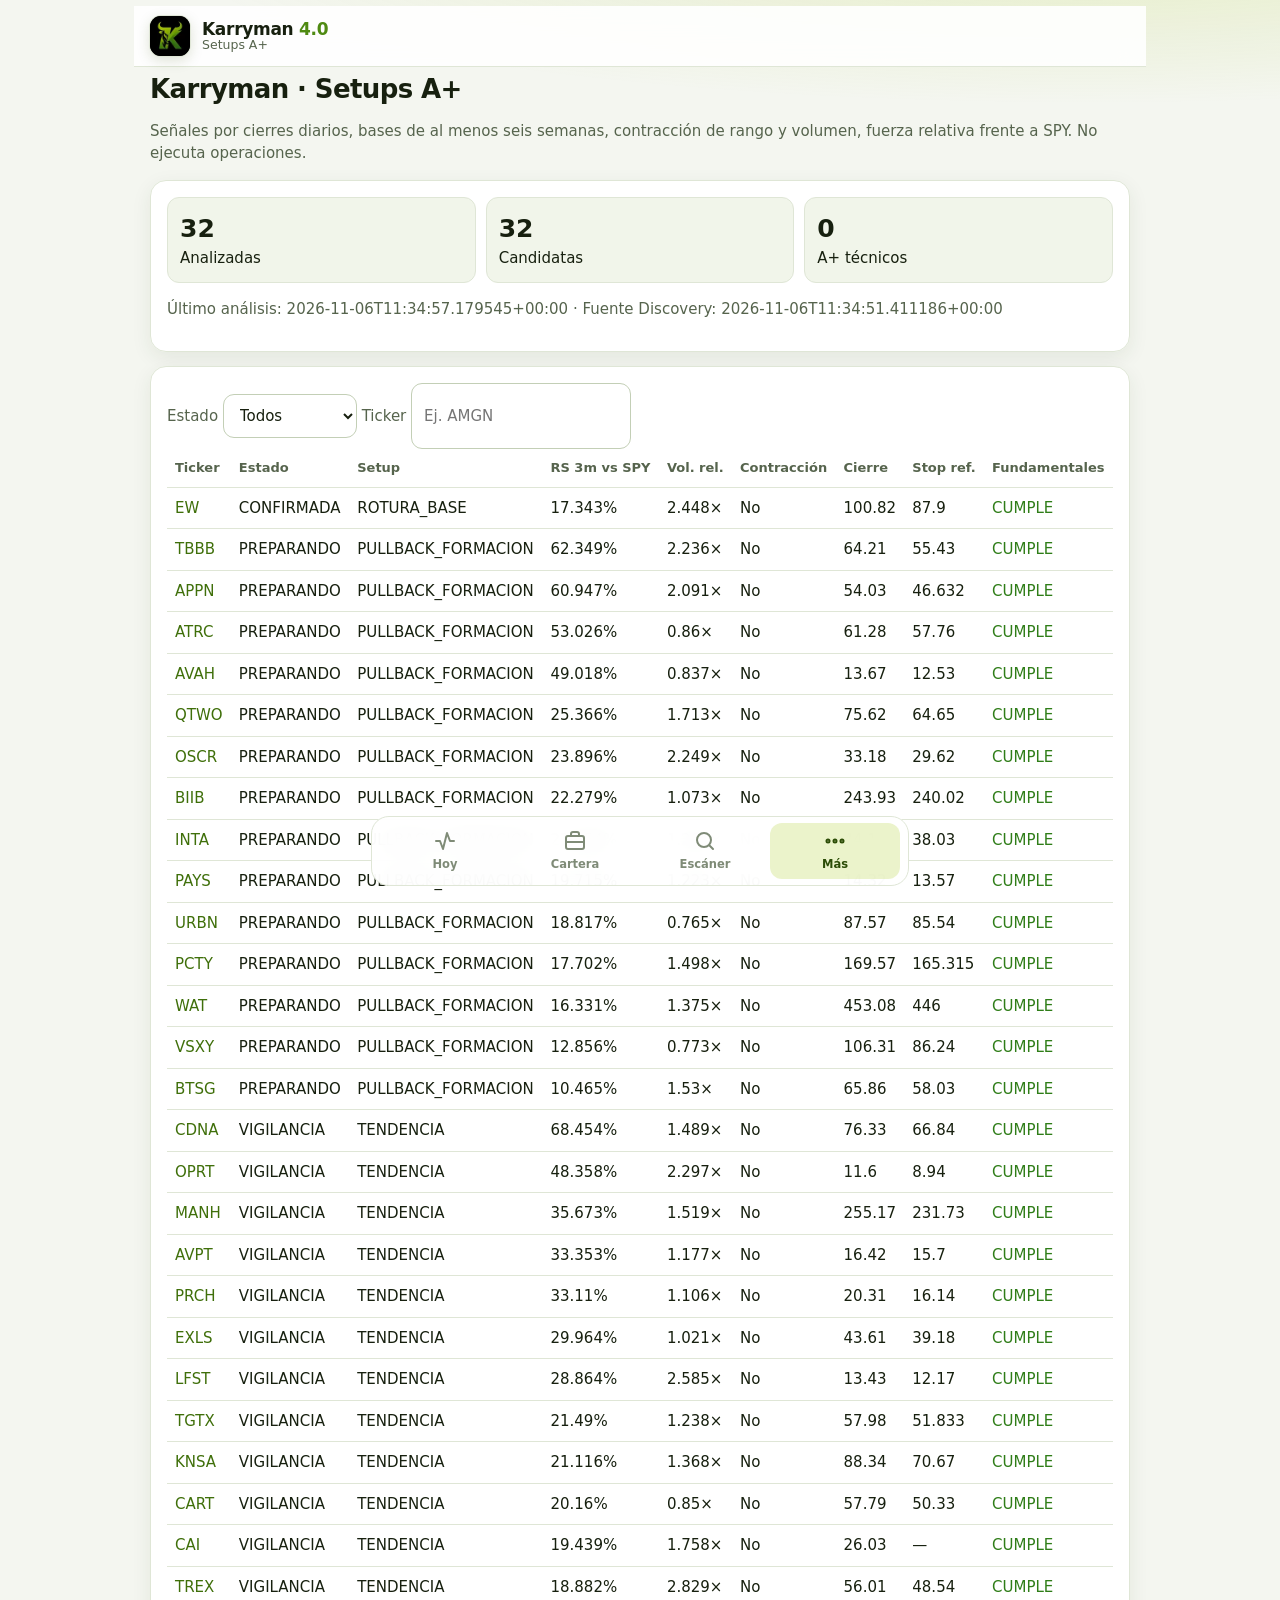
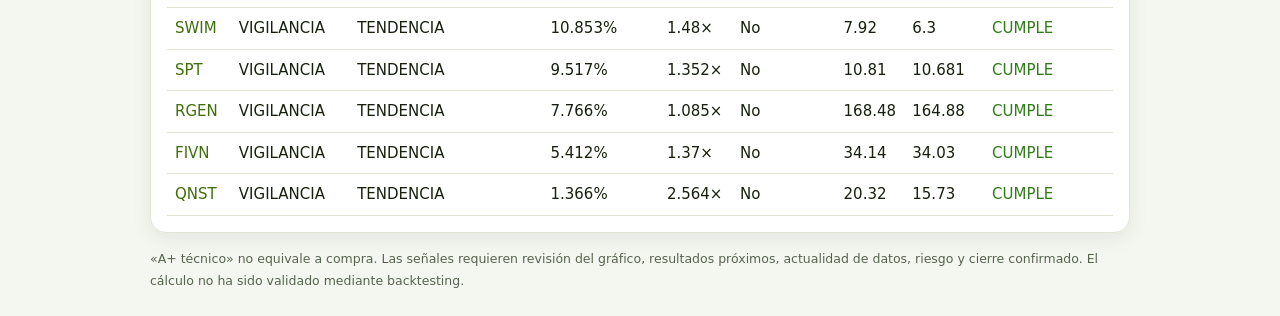
<file: setups.html>
<!doctype html><html lang="es"><head><meta charset="utf-8"><meta name="viewport" content="width=device-width,initial-scale=1,viewport-fit=cover"><title>Karryman · Setups A+</title><style>body{margin:0;background:#0b1320;color:#e5eaf2;font:16px system-ui;padding:20px;max-width:1050px;margin:auto}a{color:#9cc6ff}.box{background:#182538;border:1px solid #34445b;border-radius:14px;padding:16px;margin:16px 0}.metrics{display:flex;flex-wrap:wrap;gap:10px}.metric{background:#263950;padding:12px;border-radius:10px;flex:1;min-width:120px}.metric b{display:block;font-size:25px}select,input{background:#263950;color:white;border:1px solid #52627a;padding:12px;border-radius:8px;max-width:100%}table{border-collapse:collapse;min-width:820px;width:100%}td,th{padding:12px 8px;text-align:left;border-bottom:1px solid #34445b}small{color:#b8c4d5}.scroll{overflow-x:auto}.ok{color:#83e4b0}.warn{color:#ffce80}</style><link rel="icon" href="karryman-icon.svg"><link rel="manifest" href="manifest.webmanifest"><link rel="stylesheet" href="karryman.css"><link rel="apple-touch-icon" href="karryman-icon.svg"></head><body data-page="mas" data-title="Setups A+" class="k-bare"><h1>Karryman · Setups A+</h1><p>Señales por cierres diarios, bases de al menos seis semanas, contracción de rango y volumen, fuerza relativa frente a SPY. No ejecuta operaciones.</p><div class="box"><div class="metrics" id="metrics">Cargando...</div><p id="date"></p></div><div class="box"><label>Estado <select id="state"><option value="">Todos</option><option value="A+">A+ técnico</option><option value="CONFIRMADA">Confirmada</option><option value="PREPARANDO">Preparando</option><option value="VIGILANCIA">Vigilancia</option></select></label> <label>Ticker <input id="search" placeholder="Ej. AMGN"></label><div class="scroll"><table><thead><tr><th>Ticker</th><th>Estado</th><th>Setup</th><th>RS 3m vs SPY</th><th>Vol. rel.</th><th>Contracción</th><th>Cierre</th><th>Stop ref.</th><th>Fundamentales</th></tr></thead><tbody id="rows"></tbody></table></div></div><small>«A+ técnico» no equivale a compra. Las señales requieren revisión del gráfico, resultados próximos, actualidad de datos, riesgo y cierre confirmado. El cálculo no ha sido validado mediante backtesting.</small><script>let data=[];const esc=x=>String(x??'—').replace(/[&<>"']/g,c=>({'&':'&amp;','<':'&lt;','>':'&gt;','"':'&quot;',"'":'&#39;'}[c]));function draw(){let state=document.getElementById('state').value,q=document.getElementById('search').value.trim().toUpperCase();let items=data.filter(x=>(!state||(state==='A+'?x.technical_a_plus:x.status===state))&&x.ticker.includes(q));document.getElementById('rows').innerHTML=items.map(x=>`<tr><td><a target="_blank" rel="noopener" href="https://finviz.com/quote.ashx?t=${encodeURIComponent(x.ticker)}">${esc(x.ticker)}</a></td><td class="${x.technical_a_plus?'ok':''}">${x.technical_a_plus?'A+ TÉCNICO · ':''}${esc(x.status)}</td><td>${esc(x.setup)}</td><td>${esc(x.rs_vs_spy_3m_pct)}%</td><td>${esc(x.volume_ratio)}×</td><td>${x.range_contraction?'Sí':'No'}</td><td>${esc(x.close)}</td><td>${esc(x.stop_reference)}</td><td class="${x.fundamental_status==='CUMPLE'?'ok':'warn'}">${esc(x.fundamental_status)}</td></tr>`).join('')||'<tr><td colspan="9">Sin resultados para estos filtros</td></tr>';}async function main(){try{let r=await fetch('data/setups.json?v='+Date.now(),{cache:'no-store'});if(!r.ok)throw Error('Aún no se ha generado data/setups.json');let j=await r.json();data=j.candidates||[];document.getElementById('metrics').innerHTML=[['Analizadas',j.symbols_processed],['Candidatas',j.results_count],['A+ técnicos',j.technical_a_plus_count]].map(([a,b])=>`<div class="metric"><b>${esc(b)}</b>${a}</div>`).join('');document.getElementById('date').textContent='Último análisis: '+j.generated_utc+' · Fuente Discovery: '+(j.source_discovery_generated_utc||'—');draw();}catch(e){document.getElementById('metrics').textContent='No hay resultados: '+e.message;}}document.getElementById('state').onchange=draw;document.getElementById('search').oninput=draw;main();</script><script src="karryman-nav.js" defer></script></body></html>
</file>
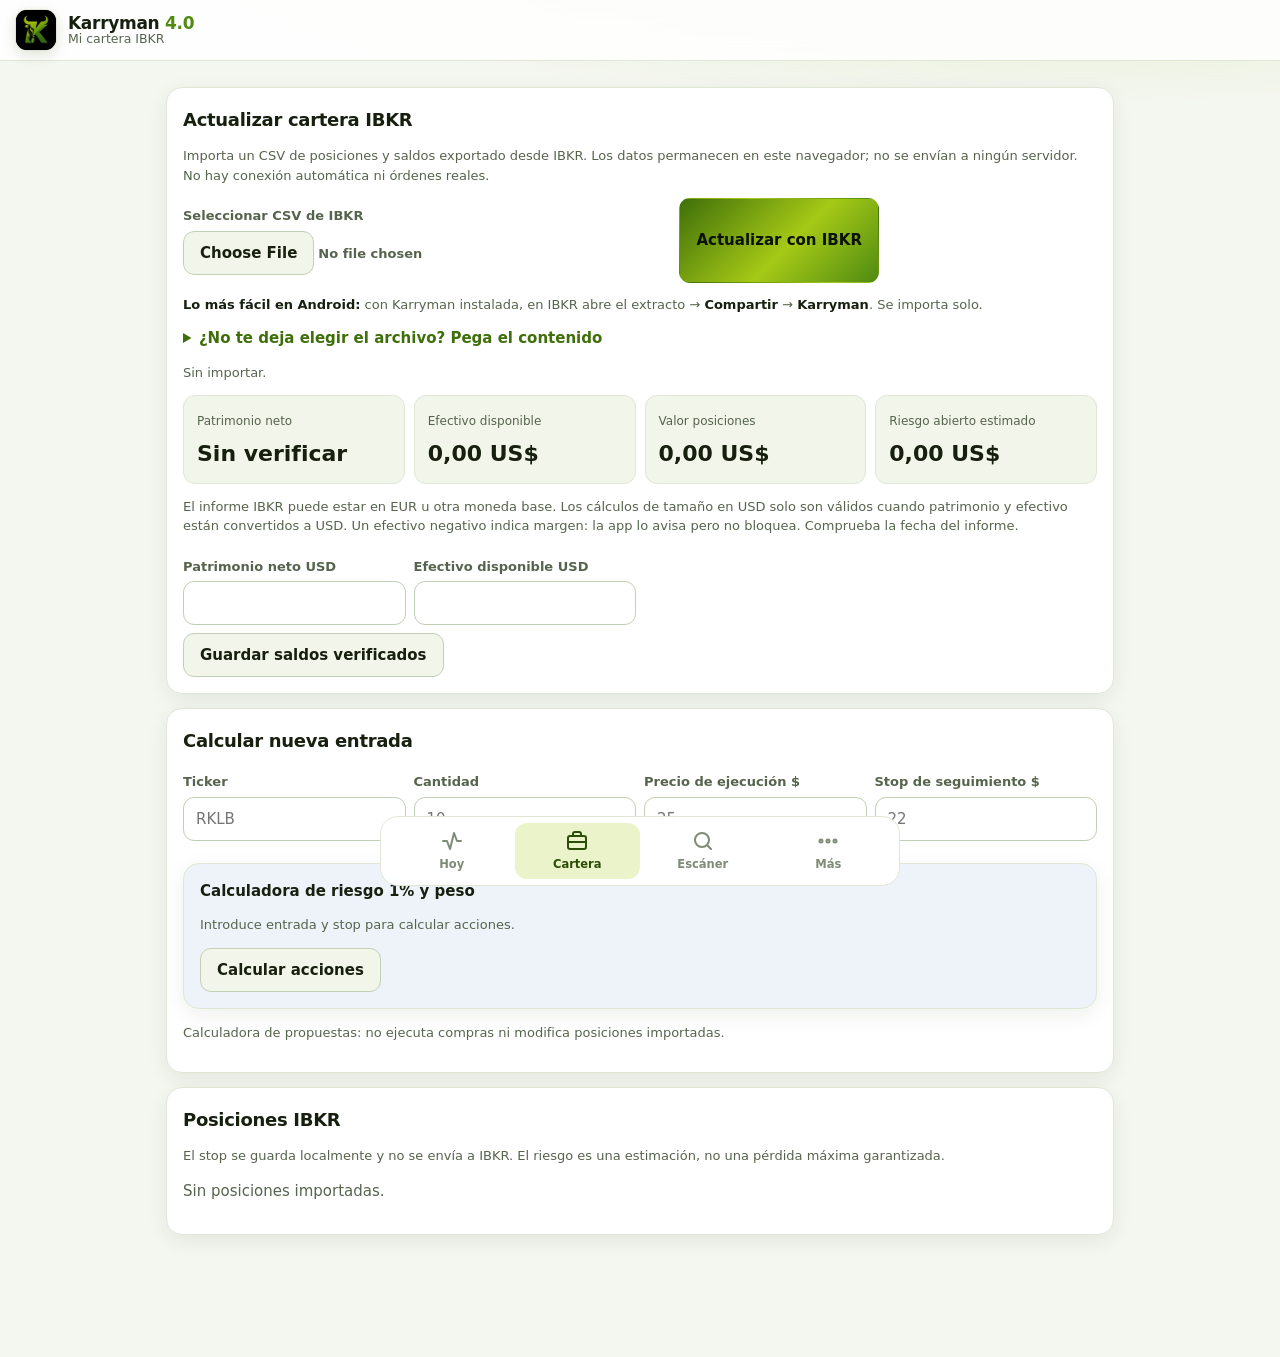
<file: virtual.html>
<!doctype html><html lang="es"><head><meta charset="utf-8"><meta name="viewport" content="width=device-width,initial-scale=1,viewport-fit=cover"><meta name="theme-color" content="#f4f6f0"><title>Karryman 4.0 · Cartera virtual</title><style>
*{box-sizing:border-box}body{margin:0;background:#f5f7fb;color:#17263b;font:15px system-ui,sans-serif}main{max-width:950px;margin:auto;padding:18px 14px 65px}a{color:#1559a6}header{display:flex;gap:14px;align-items:center;background:linear-gradient(120deg,#fff,#e9f2ff);padding:14px;border:1px solid #d6dfeb;border-radius:17px}header img{width:62px;height:62px;border-radius:13px}h1{font-size:24px;margin:2px 0}h2{font-size:19px;margin:0 0 12px}.muted{color:#65758a;font-size:13px;line-height:1.5}.panel{background:#fff;border:1px solid #d6dfeb;border-radius:15px;padding:16px;margin:14px 0}.nav{display:flex;gap:8px;flex-wrap:wrap;margin:15px 0}.nav a{padding:11px 14px;border:1px solid #d6dfeb;border-radius:10px;text-decoration:none;background:#fff}.nav .active{background:#1559a6;color:#fff}.stats{display:grid;grid-template-columns:repeat(2,minmax(0,1fr));gap:9px}.stat{background:#eef3f9;border-radius:11px;padding:13px}.stat strong{display:block;font-size:22px;margin-top:5px}.stat span{font-size:12px;color:#52647a}label{display:block;font-size:13px;font-weight:600;margin:8px 0}input,button{font:inherit;border:1px solid #b8c8da;border-radius:10px;padding:11px;background:#fff;color:#17263b;max-width:100%}input{width:100%;margin-top:5px}button{cursor:pointer}button.primary{background:#1559a6;color:#fff;border-color:#1559a6}.fields{display:grid;grid-template-columns:repeat(2,minmax(0,1fr));gap:8px}.actions{display:flex;flex-wrap:wrap;gap:8px;margin:12px 0}.position{border:1px solid #d6dfeb;border-left:4px solid #1559a6;border-radius:12px;padding:13px;margin:10px 0;background:#fcfdff}.position .top{display:flex;justify-content:space-between;gap:8px;align-items:center}.position .top strong{font-size:18px}.position .numbers{display:grid;grid-template-columns:repeat(2,minmax(0,1fr));gap:9px;margin-top:12px}.position .numbers span{display:block;font-size:12px;color:#65758a}.positive{color:#137447}.negative{color:#b42318}.message{min-height:20px}.small{font-size:12px}button:disabled{opacity:.5} @media(min-width:700px){.stats{grid-template-columns:repeat(4,1fr)}.fields{grid-template-columns:repeat(4,1fr)}}
</style><link rel="icon" href="karryman-icon.svg"><link rel="manifest" href="manifest.webmanifest"><link rel="stylesheet" href="karryman.css"><link rel="apple-touch-icon" href="karryman-icon.svg"></head><body data-page="cartera" data-title="Mi cartera IBKR"><main><header><img src="karryman-icon.svg" alt="Logo Karryman"><div><div class="muted">KARRYMAN · SEGUIMIENTO IBKR · SIN ÓRDENES</div><h1>Cartera IBKR · Riesgo 4.0</h1><div class="muted">Cartera importada y calculadora de entradas</div></div></header><nav class="nav"><a href="./">Oportunidades</a><a href="virtual.html" class="active" aria-current="page">Cartera virtual</a></nav><section class="panel"><h2>Actualizar cartera IBKR</h2><p class="muted">Importa un CSV de posiciones y saldos exportado desde IBKR. Los datos permanecen en este navegador; no se envían a ningún servidor. No hay conexión automática ni órdenes reales.</p><div class="actions"><label>Seleccionar CSV de IBKR<input id="ibkrFile" type="file"></label><button id="importIbkr" class="primary">Actualizar con IBKR</button></div><p class="muted" style="margin-top:10px"><b>Lo más fácil en Android:</b> con Karryman instalada, en IBKR abre el extracto → <b>Compartir</b> → <b>Karryman</b>. Se importa solo.</p><details style="margin-top:10px"><summary>¿No te deja elegir el archivo? Pega el contenido</summary><p class="muted">Abre el extracto CSV con cualquier visor de texto, selecciona todo, copia y pégalo aquí.</p><textarea id="ibkrText" rows="5" style="width:100%" placeholder="Statement,Header,Nombre del campo,…"></textarea><div class="actions"><button id="importText" class="primary">Importar texto pegado</button></div></details><p id="importStatus" class="muted" role="status">Sin importar.</p><div class="stats"><div class="stat"><span>Patrimonio neto</span><strong id="equity">—</strong></div><div class="stat"><span>Efectivo disponible</span><strong id="cashValue">—</strong></div><div class="stat"><span>Valor posiciones</span><strong id="invested">—</strong></div><div class="stat"><span>Riesgo abierto estimado</span><strong id="totalPnl">—</strong></div></div><p class="muted">El informe IBKR puede estar en EUR u otra moneda base. Los cálculos de tamaño en USD solo son válidos cuando patrimonio y efectivo están convertidos a USD. Un efectivo negativo indica margen: la app lo avisa pero no bloquea. Comprueba la fecha del informe.</p><div class="fields"><label>Patrimonio neto USD<input id="ibkrEquity" type="number" min="0" step="any"></label><label>Efectivo disponible USD<input id="ibkrCash" type="number" step="any"></label></div><button id="saveBalances">Guardar saldos verificados</button></section><section class="panel"><h2>Calcular nueva entrada</h2><div class="fields"><label>Ticker<input id="ticker" maxlength="10" placeholder="RKLB" autocapitalize="characters"></label><label>Cantidad<input id="qty" type="number" min="1" step="1" placeholder="10"></label><label>Precio de ejecución $<input id="price" type="number" min="0.0001" step="any" placeholder="25"></label><label>Stop de seguimiento $<input id="stop" type="number" min="0" step="any" placeholder="22"></label></div><div class="panel" style="background:#eef3f9"><strong>Calculadora de riesgo 1% y peso</strong><p id="riskDetails" class="muted">Introduce entrada y stop para calcular acciones.</p><button id="size" type="button">Calcular acciones</button></div><p id="message" class="message muted" role="status">Calculadora de propuestas: no ejecuta compras ni modifica posiciones importadas.</p></section><section class="panel"><h2>Posiciones IBKR</h2><p class="muted">El stop se guarda localmente y no se envía a IBKR. El riesgo es una estimación, no una pérdida máxima garantizada.</p><div id="positions"></div></section></main><script>
'use strict';
const KEY='karryman_ibkr_import_v1', $=id=>document.getElementById(id);
const fmt=n=>Number.isFinite(n)?new Intl.NumberFormat('es-ES',{style:'currency',currency:'USD'}).format(n):'—';
let state={equity:0,cash:0,positions:[],updated:null};
try{const saved=JSON.parse(localStorage.getItem(KEY));if(saved&&Array.isArray(saved.positions))state=saved}catch{}
function save(){localStorage.setItem(KEY,JSON.stringify(state));render()}
function csvRows(text){
 const rows=[],line=[];let field='',quoted=false;
 for(let i=0;i<text.length;i++){const ch=text[i];
 if(ch==='"'){if(quoted&&text[i+1]==='"'){field+='"';i++}else quoted=!quoted}
 else if(!quoted&&(ch===','||ch===';'||ch==='\t')){line.push(field.trim());field=''}
 else if(!quoted&&(ch==='\n'||ch==='\r')){line.push(field.trim());if(line.some(Boolean))rows.push(line.slice());line.length=0;field='';if(ch==='\r'&&text[i+1]==='\n')i++}
 else field+=ch}
 line.push(field.trim());if(line.some(Boolean))rows.push(line);return rows
}
const numeric=x=>{const t=String(x??'').replace(/[$€\s]/g,'').replace(/,/g,'');return t===''?NaN:Number(t)};
const normalize=x=>String(x||'').toLowerCase().replace(/[^a-z0-9]/g,'');
function parseIBKR(text){
 const rows=csvRows(text.replace(/^\uFEFF/,''));
 let positions=[],equity=NaN,cash=NaN,period='',baseCurrency='USD';
 for(const row of rows){
  if(row[0]==='Statement'&&row[1]==='Data'&&row[2]==='Period')period=row[3]||'';
  if(row[0]==='Account Information'&&row[1]==='Data'&&/base currency/i.test(row[2]||''))baseCurrency=row[3]||'USD';
  if(row[0]==='Net Asset Value'&&row[1]==='Data'&&row[2]==='Total'&&row.length>=7)equity=numeric(row[6]);
  if(row[0]==='Cash Report'&&row[1]==='Data'&&row[2]==='Ending Cash'&&row[3]==='Base Currency Summary')cash=numeric(row[4]);
  if(row[0]==='Información sobre la cuenta'&&row[1]==='Data'&&/divisa base/i.test(row[2]||''))baseCurrency=row[3]||'USD';
  if(row[0]==='Valor liquidativo'&&row[1]==='Data'&&row[2]==='Total'&&row.length>=7)equity=numeric(row[6]);
  if(row[0]==='Informe de efectivo'&&row[1]==='Data'&&row[2]==='Efectivo final'&&row[3]==='Resumen de la divisa base')cash=numeric(row[4]);
 }
 const SECTION=rows.some(row=>row[0]==='Posiciones abiertas'&&row[1]==='Header')?'Posiciones abiertas':'Open Positions';
 const header=rows.find(row=>row[0]===SECTION&&row[1]==='Header');
 if(header){
  const ix=name=>header.findIndex(v=>normalize(v)===normalize(name));
  const any=(...n)=>n.map(ix).find(i=>i>=0)??-1;
  const sym=any('Símbolo','Symbol'),qty=any('Cantidad','Quantity'),avg=any('Precio de coste','Cost Price'),last=any('Precio de cierre','Close Price'),ccy=any('Divisa','Currency'),kind=any('Categoría de activo','Asset Category');
  for(const row of rows){
   if(row[0]!==SECTION||row[1]!=='Data')continue;
   if(row[2]&&!/^summary$/i.test(row[2]))continue;
   const ticker=String(row[sym]||'').trim().toUpperCase(),n=numeric(row[qty]),p=numeric(row[last]),cost=numeric(row[avg]);
   if(!/^[A-Z0-9.\-]{1,15}$/.test(ticker)||!(n>0&&p>0)||!Number.isFinite(cost))continue;
   if(String(row[ccy]||'').toUpperCase()!=='USD'||!/^(acciones|stocks)$/i.test(String(row[kind]||'')))continue;
   positions.push({ticker,qty:n,last:p,avg:cost,stop:null});
  }
 }else{
  for(let j=0;j<rows.length;j++){
   const row=rows[j],h=row.map(normalize);
   const col=names=>h.findIndex(x=>names.includes(x));
   const sym=col(['symbol','ticker']),qty=col(['quantity','position','qty']),price=col(['markprice','marketprice','lastprice','closeprice']),avg=col(['costbasisprice','averageprice','avgprice','averagecost']),ccy=col(['currency']);
   if(sym<0||qty<0||price<0)continue;
   for(let k=j+1;k<rows.length;k++){
    const v=rows[k],ticker=String(v[sym]||'').trim().toUpperCase(),n=numeric(v[qty]),p=numeric(v[price]),cost=avg>=0?numeric(v[avg]):p;
    if(!/^[A-Z0-9.\-]{1,15}$/.test(ticker)||!(n>0&&p>0)||!Number.isFinite(cost))continue;
    if(ccy>=0&&String(v[ccy]||'USD').toUpperCase()!=='USD')continue;
    positions.push({ticker,qty:n,last:p,avg:cost,stop:null});
   }break;
  }
 }
 if(!positions.length)throw Error('No se reconocieron posiciones largas en USD en este informe.');
 const old=new Map(state.positions.map(p=>[p.ticker,p]));
 positions=positions.map(p=>{const o=old.get(p.ticker)||{};return {...p,stop:o.stop??null,initial_stop:o.initial_stop??null,entry_date:o.entry_date??null,partial_done:!!o.partial_done}});
 return {positions,equity,cash,period,baseCurrency};
}
function calculateSize(){
 const entry=Number($('price').value),stop=Number($('stop').value),equity=state.equity,cash=state.cash;
 if(!(equity>0)){$('riskDetails').textContent='Verifica el patrimonio IBKR primero.';return}
 if(!(entry>stop&&stop>0)){$('riskDetails').textContent='La entrada debe superar al stop y ambos ser positivos.';return}
 const budget=equity*.01,openRisk=state.positions.reduce((a,p)=>a+(p.stop>0?Math.max(0,p.last-p.stop)*p.qty:0),0);
 const qty=Math.max(0,Math.floor(budget/(entry-stop)));
 $('qty').value=qty||'';
 $('riskDetails').textContent='Riesgo por acción: '+fmt(entry-stop)+' · 1% patrimonio: '+fmt(budget)+' · Tamaño: '+qty+' acciones · Importe: '+fmt(qty*entry)+' · Peso: '+(100*qty*entry/equity).toFixed(2)+'% · Riesgo entrada: '+fmt(qty*(entry-stop))+' ('+(100*qty*(entry-stop)/equity).toFixed(2)+'%) · Riesgo abierto con stops registrados: '+fmt(openRisk)+' · Riesgo conjunto estimado: '+fmt(openRisk+qty*(entry-stop))+'. Sin comisiones ni gaps.'+(qty*entry>Math.max(0,cash||0)?' ⚠ Usaría unos '+fmt(qty*entry-Math.max(0,cash||0))+' de margen.':'');
}
function render(){
 $('ibkrEquity').value=state.equity||'';$('ibkrCash').value=state.cash||'';
 const invested=state.positions.reduce((a,p)=>a+p.qty*p.last,0);
 const risk=state.positions.reduce((a,p)=>a+(p.stop>0?Math.max(0,p.last-p.stop)*p.qty:0),0);
 $('equity').textContent=state.equity>0?fmt(state.equity):'Sin verificar';
 $('cashValue').textContent=fmt(state.cash);$('invested').textContent=fmt(invested);$('totalPnl').textContent=fmt(risk);
 $('importStatus').textContent=state.updated?'Última importación: '+new Date(state.updated).toLocaleString('es-ES')+' · '+state.positions.length+' posiciones USD. Período: '+(state.period||'no identificado')+' · Moneda base: '+(state.baseCurrency||'no identificada')+'. Informe histórico; verifica saldos.':'Sin importar.';
 const root=$('positions');root.replaceChildren();
 if(!state.positions.length){const p=document.createElement('p');p.textContent='Sin posiciones importadas.';root.append(p)}
 for(const p of state.positions){
  const card=document.createElement('div');card.className='position';
  const title=document.createElement('strong');title.textContent=p.ticker+' · '+p.qty+' acciones';card.append(title);
  const info=document.createElement('p');info.className='muted';info.textContent='Precio '+fmt(p.last)+' · Coste '+fmt(p.avg)+' · Valor '+fmt(p.qty*p.last)+' · Peso '+(state.equity>0?(100*p.qty*p.last/state.equity).toFixed(2)+'%':'sin patrimonio')+' · Riesgo hasta stop '+(p.stop>0?fmt(Math.max(0,p.last-p.stop)*p.qty):'sin stop');card.append(info);
  const label=document.createElement('label');label.textContent='Stop de seguimiento USD';const input=document.createElement('input');input.type='number';input.step='any';input.min='0';input.value=p.stop??'';input.addEventListener('change',()=>{const v=input.value===''?null:Number(input.value);if(v!==null&&(!Number.isFinite(v)||v<0)){render();return}p.stop=v;save()});label.append(input);card.append(label);root.append(card)
 }
}
$('size').addEventListener('click',calculateSize);
function importText(text){
 const head=String(text||'').slice(0,8);
 if(head.startsWith('%PDF'))throw Error('Es un PDF. En IBKR elige el formato CSV al generar el extracto de Actividad.');
 if(/^PK/.test(head))throw Error('Es un archivo comprimido o Excel. En IBKR elige el formato CSV.');
 const parsed=parseIBKR(text);state.positions=parsed.positions;state.updated=new Date().toISOString();state.period=parsed.period;state.baseCurrency=parsed.baseCurrency;
 if(Number.isFinite(parsed.equity)&&parsed.equity>0)state.equity=parsed.equity;if(Number.isFinite(parsed.cash))state.cash=parsed.cash;save();
 $('importStatus').textContent='✓ Importadas '+parsed.positions.length+' posiciones ('+parsed.positions.map(p=>p.ticker).join(', ')+'). Patrimonio '+fmt(state.equity)+' · efectivo '+fmt(state.cash)+' · periodo '+(parsed.period||'no identificado')+'. Revisa los stops en Hoy.';
}
async function importFile(){const file=$('ibkrFile').files[0];if(!file){$('importStatus').textContent='Elige el archivo del extracto de IBKR.';return}
 if(file.size>15*1024*1024){$('importStatus').textContent='Archivo demasiado grande.';return}
 $('importStatus').textContent='Leyendo '+file.name+'…';
 try{importText(await file.text())}catch(e){$('importStatus').textContent='No se pudo importar: '+e.message}}
$('ibkrFile').addEventListener('change',importFile);
(async()=>{if(!/[?&]shared=1/.test(location.search)||!('caches' in window))return;
 try{const cache=await caches.open('karryman-share-v1');const r=await cache.match('./__shared-ibkr__');
  if(!r){$('importStatus').textContent='No llegó ningún archivo compartido. Vuelve a compartir el extracto desde IBKR.';return}
  const text=await r.text();await cache.delete('./__shared-ibkr__');history.replaceState(null,'','virtual.html');
  if(!text.trim()){$('importStatus').textContent='El archivo compartido está vacío. En IBKR genera el extracto de Actividad en CSV y vuelve a compartirlo.';return}
  importText(text);
 }catch(e){$('importStatus').textContent='No se pudo importar el archivo compartido: '+e.message}})();
$('importIbkr').addEventListener('click',importFile);
$('importText').addEventListener('click',()=>{try{importText($('ibkrText').value);$('ibkrText').value=''}catch(e){$('importStatus').textContent='No se pudo importar: '+e.message}});
$('saveBalances').addEventListener('click',()=>{const e=Number($('ibkrEquity').value),c=Number($('ibkrCash').value);if(!(e>0&&c>=0)){$('importStatus').textContent='Patrimonio o efectivo no válido.';return}state.equity=e;state.cash=c;save()});
const params=new URLSearchParams(location.search);
if(params.get('source')==='aplus'){
 const t=params.get('ticker')||'',e=Number(params.get('entry')),st=Number(params.get('stop'));
 if(/^[A-Z][A-Z0-9.-]{0,9}$/.test(t)&&e>st&&st>0){$('ticker').value=t;$('price').value=e;$('stop').value=st}
}
render();if(params.get('source')==='aplus')calculateSize();
</script><script src="karryman-nav.js" defer></script></body></html>
</file>
<file: karryman.css>
/* Karryman · identidad visual común (logo: K verde lima con cuernos sobre negro). Tema claro.
   Se carga al final del <head> de cada página y unifica colores, tipografía,
   tarjetas, botones, formularios y tablas. */
:root{
  --k-bg:#f4f6f0;--k-surface:#ffffff;--k-surface-2:#ffffff;--k-surface-3:#f1f5ea;
  --k-line:#dfe6d6;--k-line-strong:#c3cfb6;
  --k-text:#17200f;--k-muted:#56644d;--k-faint:#7f8b77;
  --k-lime:#a6c916;--k-lime-2:#3f6f0a;--k-lime-deep:#4f8a12;--k-on-lime:#0b1205;
  --k-good:#2f7d18;--k-warn:#9a5b00;--k-bad:#c0352b;--k-info:#1d66a8;
  --k-radius:16px;--k-radius-sm:11px;
  --k-shadow:0 6px 20px rgba(40,60,20,.08);
  --k-font:"Inter",system-ui,-apple-system,"Segoe UI",Roboto,Arial,sans-serif;
  color-scheme:light;
}
html body{margin:0;background:var(--k-bg);color:var(--k-text);font:15px/1.5 var(--k-font);
  -webkit-text-size-adjust:100%;padding-bottom:calc(84px + env(safe-area-inset-bottom))}
html body::before{content:"";position:fixed;inset:0 0 auto 0;height:260px;pointer-events:none;z-index:-1;
  background:radial-gradient(120% 100% at 85% -20%,rgba(166,201,22,.18),transparent 60%)}
html body main,html body.k-bare{max-width:980px;margin:0 auto;padding:6px 16px 24px}
html body.k-bare{padding-top:6px}
html body h1{font-size:26px;line-height:1.15;letter-spacing:-.6px;margin:8px 0 6px;color:var(--k-text)}
html body h2{font-size:18px;letter-spacing:-.3px;margin:2px 0 10px;color:var(--k-text)}
html body h3{font-size:16px;margin:4px 0 6px;color:var(--k-text)}
html body p{color:var(--k-muted)}
html body a{color:var(--k-lime-2);text-decoration:none}
html body a:hover{text-decoration:underline}
html body .muted,html body small,html body .hint,html body .notice,html body .count,
html body .brand-subtitle,html body .sector-label{color:var(--k-muted)}
html body b,html body strong{color:var(--k-text)}

/* Superficies */
html body .panel,html body .box,html body section.card,html body main>.card,html body.k-bare>.card{
  background:linear-gradient(180deg,var(--k-surface-2),var(--k-surface));border:1px solid var(--k-line);
  border-radius:var(--k-radius);padding:16px;margin:14px 0;box-shadow:var(--k-shadow);color:var(--k-text)}
html body .card{background:var(--k-surface-2);border:1px solid var(--k-line);border-radius:14px;color:var(--k-text);box-shadow:none}
html body .panel .card,html body .box .card{background:var(--k-surface-3)}
html body .metric,html body .stat,html body .stats>div,html body .summary div,html body .metrics>div{
  background:var(--k-surface-3);border:1px solid var(--k-line);border-radius:12px;color:var(--k-text)}
html body .metric b,html body .stat b,html body .summary strong,html body .stats b,html body .stats strong{color:var(--k-text)}
html body .summary strong{color:var(--k-lime-2)}

/* Botones */
html body button,html body .btn,html body input[type=file]::file-selector-button{
  font:600 15px/1.2 var(--k-font);min-height:44px;padding:11px 16px;border-radius:var(--k-radius-sm);
  border:1px solid var(--k-line-strong);background:var(--k-surface-3);color:var(--k-text);cursor:pointer}
html body button:hover,html body .btn:hover{border-color:var(--k-lime);text-decoration:none}
html body button.primary,html body .btn.primary,html body button.good,html body #runAnalysis,html body #run,
html body .tabs button.active{
  background:linear-gradient(135deg,var(--k-lime-2),var(--k-lime) 55%,var(--k-lime-deep));color:var(--k-on-lime);
  border-color:transparent}
html body button.bad,html body button.danger{background:#fdecea;border-color:#efb4ae;color:#9b231a}
html body button:disabled{opacity:.45;cursor:default}
html body input[type=file]{color:var(--k-muted);max-width:100%}

/* Formularios */
html body input:not([type=file]):not([type=checkbox]):not([type=radio]),html body select,html body textarea{
  font:15px var(--k-font);min-height:44px;padding:10px 12px;border-radius:var(--k-radius-sm);
  border:1px solid var(--k-line-strong);background:#ffffff;color:var(--k-text);max-width:100%}
html body input:focus,html body select:focus,html body textarea:focus{outline:2px solid var(--k-lime);outline-offset:1px}
html body label{color:var(--k-muted)}
html body input[type=checkbox],html body input[type=radio]{accent-color:var(--k-lime);width:20px;height:20px}

/* Tablas */
html body table{border-collapse:collapse;width:100%;color:var(--k-text)}
html body th{color:var(--k-muted);font-weight:600;font-size:13px;text-align:left}
html body th,html body td{border-bottom:1px solid var(--k-line);padding:9px 8px}
html body .scroll{overflow-x:auto}

/* Etiquetas y estados */
html body .tag,html body .pill{background:#ffffff;border:1px solid var(--k-line);color:var(--k-muted);border-radius:99px}
html body .tag.good,html body .pill.ok,html body .ok{color:var(--k-good)}
html body .tag.warn,html body .pill.wait,html body .warn,html body .warn-t,html body .status{color:var(--k-warn)}
html body .tag.bad,html body .bad,html body .bad-t,html body #error{color:var(--k-bad)}
html body .good,html body .good-t{color:var(--k-good)}
html body .card.good{border-left:5px solid var(--k-good)}html body .card.warn{border-left:5px solid var(--k-warn)}
html body .card.bad{border-left:5px solid var(--k-bad)}html body .card.ok{border-left:5px solid var(--k-lime)}
html body .card.good,html body .card.warn,html body .card.bad,html body .card.ok{color:var(--k-text)}
html body .ticket{background:#f6faee;border:1px dashed var(--k-lime-deep);color:#2c4d07}
html body details summary{color:var(--k-lime-2);cursor:pointer;font-weight:600}

/* Navegación interna antigua: chips */
html body .app-nav,html body .tabs{display:flex;flex-wrap:wrap;gap:8px;background:transparent;position:static;padding:0;margin:10px 0}
html body .app-nav a{padding:8px 14px;border-radius:99px;border:1px solid var(--k-line-strong);background:var(--k-surface-2);color:var(--k-text);font-size:14px}
html body .app-nav a.selected{background:var(--k-lime);color:var(--k-on-lime);border-color:transparent}
html body .app-nav a[href$=".html"]{display:none}
html body .brand-header,html body main>header,html body .nav{display:none}

/* Cabecera común */
.k-header{position:sticky;top:0;z-index:20;display:flex;align-items:center;gap:12px;
  padding:10px max(16px,env(safe-area-inset-left)) 10px;margin:0 0 6px;
  background:rgba(255,255,255,.88);backdrop-filter:blur(12px);-webkit-backdrop-filter:blur(12px);border-bottom:1px solid var(--k-line)}
.k-header img{width:40px;height:40px;border-radius:11px;background:#000;box-shadow:0 0 0 1px var(--k-line),0 4px 14px rgba(60,90,10,.18)}
.k-header .k-brand{display:flex;flex-direction:column;line-height:1.1;min-width:0}
.k-header .k-word{font-weight:800;letter-spacing:-.3px;font-size:17px;color:var(--k-text)}
.k-header .k-word span{color:var(--k-lime-deep)}
.k-header .k-page{font-size:12.5px;color:var(--k-muted);white-space:nowrap;overflow:hidden;text-overflow:ellipsis}
.k-header a.k-home{display:flex;align-items:center;gap:12px;color:inherit;text-decoration:none}

/* Barra inferior */
.k-tabbar{position:fixed;left:0;right:0;bottom:0;z-index:30;display:grid;grid-template-columns:repeat(4,1fr);
  padding:6px 8px calc(6px + env(safe-area-inset-bottom));background:rgba(255,255,255,.95);
  backdrop-filter:blur(14px);-webkit-backdrop-filter:blur(14px);border-top:1px solid var(--k-line)}
.k-tabbar a{display:flex;flex-direction:column;align-items:center;gap:3px;padding:6px 0;border-radius:12px;
  color:var(--k-faint);font-size:11.5px;font-weight:600;text-decoration:none}
.k-tabbar a svg{width:24px;height:24px;stroke:currentColor;fill:none;stroke-width:2;stroke-linecap:round;stroke-linejoin:round}
.k-tabbar a.on{color:#2c4d07;background:rgba(166,201,22,.22)}
.k-tabbar a:hover{text-decoration:none;color:var(--k-text)}
@media(min-width:900px){.k-tabbar{left:50%;right:auto;transform:translateX(-50%);width:520px;bottom:14px;border:1px solid var(--k-line);border-radius:18px}}

/* Pantalla «Hoy» */
.k-today{display:grid;grid-template-columns:repeat(2,minmax(0,1fr));gap:10px;margin:12px 0}
.k-today a{display:block;padding:14px;border-radius:14px;background:var(--k-surface-2);border:1px solid var(--k-line);color:var(--k-text);text-decoration:none}
.k-today a:hover{border-color:var(--k-lime);text-decoration:none}
.k-today b{display:block;font-size:28px;line-height:1.1;letter-spacing:-.5px}
.k-today span{font-size:13px;color:var(--k-muted)}
.k-today a.sell b{color:var(--k-bad)}.k-today a.buy b{color:var(--k-lime-2)}.k-today a.fix b{color:var(--k-warn)}.k-today a.watch b{color:var(--k-info)}
.k-today a.zero b{color:var(--k-faint)}
.k-hero{display:flex;align-items:center;justify-content:space-between;gap:10px;flex-wrap:wrap}
.k-hero h1{margin:4px 0}
.k-updated{font-size:12.5px;color:var(--k-muted)}

/* Menú «Más» */
.k-menu{display:grid;gap:10px}
.k-menu a{display:flex;gap:14px;align-items:center;padding:14px;border-radius:14px;background:var(--k-surface-2);border:1px solid var(--k-line);color:var(--k-text);text-decoration:none}
.k-menu a:hover{border-color:var(--k-lime);text-decoration:none}
.k-menu .ico{flex:0 0 42px;height:42px;border-radius:12px;display:grid;place-items:center;background:rgba(166,201,22,.2);color:#2c4d07}
.k-menu .ico svg{width:22px;height:22px;stroke:currentColor;fill:none;stroke-width:2;stroke-linecap:round;stroke-linejoin:round}
.k-menu b{display:block}.k-menu span{font-size:13px;color:var(--k-muted)}

@media(max-width:600px){html body h1{font-size:23px}html body .panel,html body .box{padding:14px}}

/* Ajustes de compatibilidad con estilos antiguos de cada página */
html body header.k-header{background:rgba(255,255,255,.88);border:0;border-bottom:1px solid var(--k-line);border-radius:0;box-shadow:none;padding:10px 16px;gap:12px}
html body.k-bare header.k-header{margin:0 -16px 6px}
html body input[type=file]{background:transparent;border:0;padding:0;min-height:0;color:var(--k-muted)}
html body .position{background:var(--k-surface-3);border:1px solid var(--k-line);border-left:4px solid var(--k-lime);color:var(--k-text)}
html body .stat span,html body .metric span,html body .stat small,html body .metric small,html body .summary small{color:var(--k-muted)}
</file>
